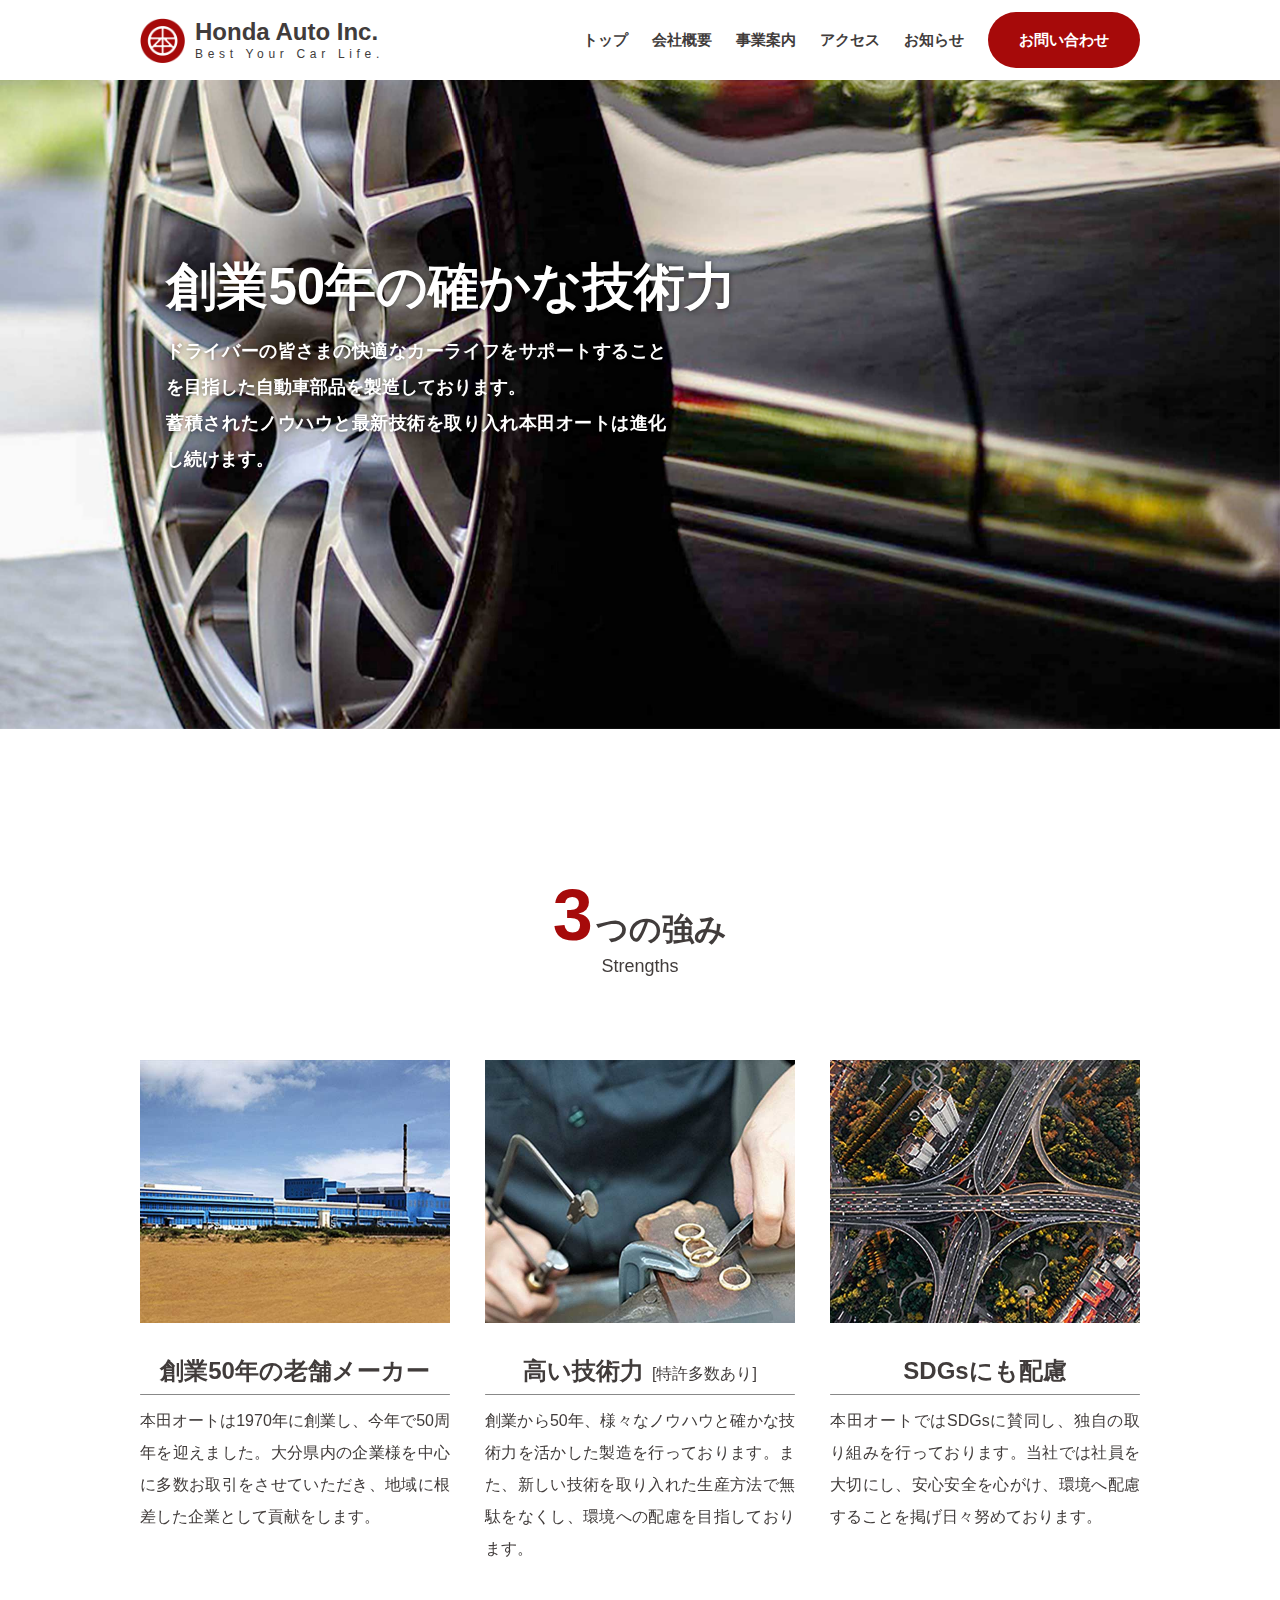
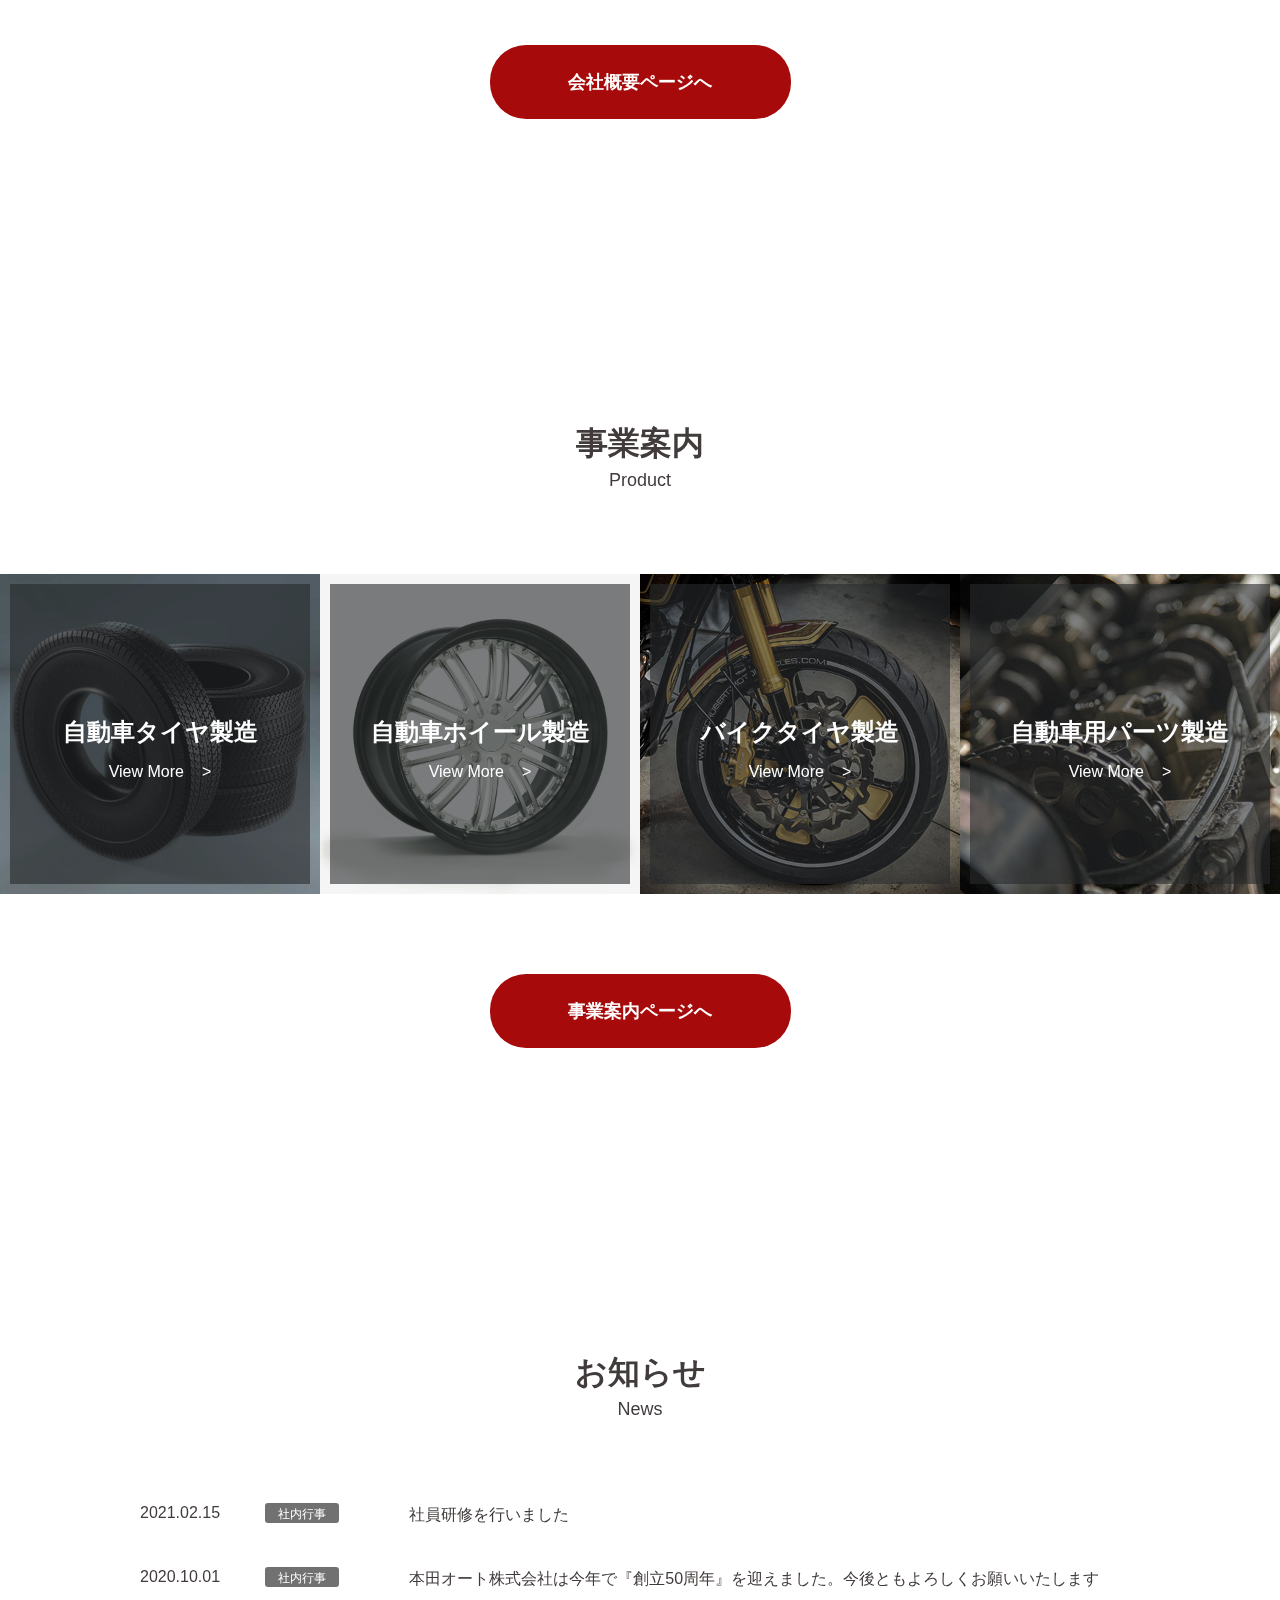
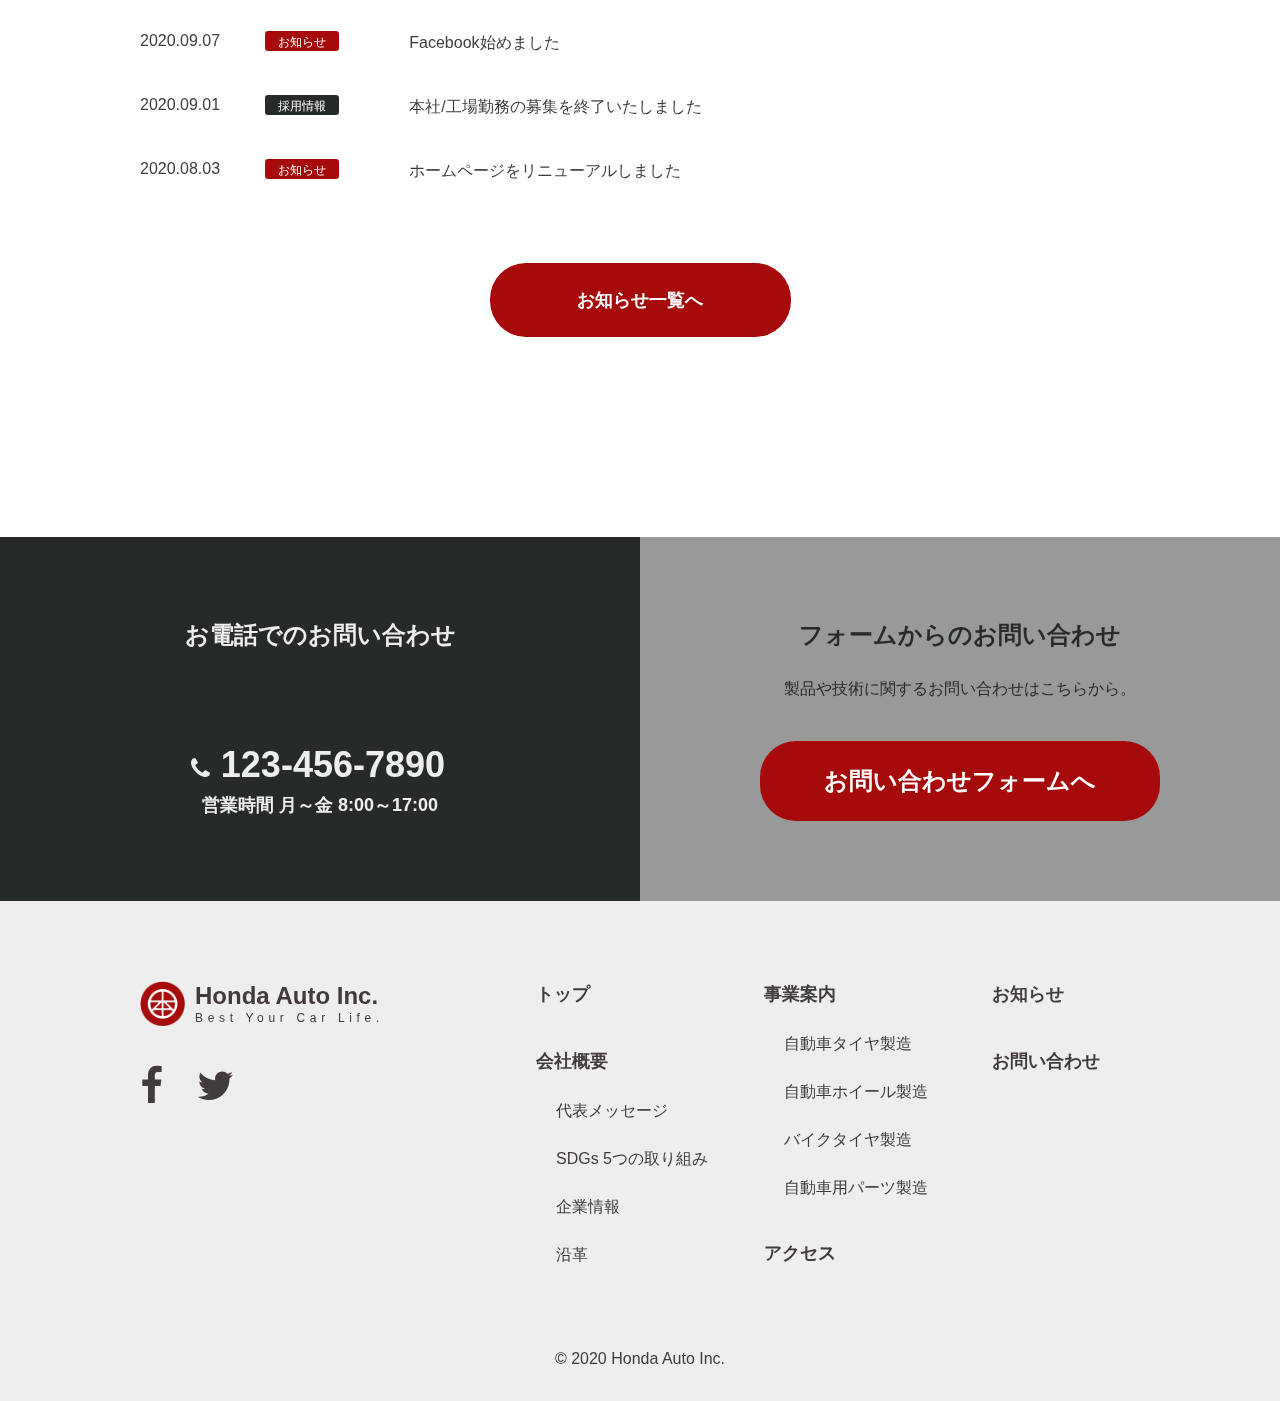
<file: index.html>
<!DOCTYPE html>
<html lang="ja">
<head>

  <meta charset="UTF-8">
  <meta http-equiv="X-UA-Compatible" content="IE=edge">
  <meta name="viewport" content="width=device-width, initial-scale=1.0">

  <meta name="description" content="大分県中津市の創業50周年を迎える老舗自動車部品メーカーです。これまで培ってきたノウハウと最新の技術を組み合わせ、ドライバーの皆さまに快適なドライビングを提供いたします。">
  <meta name="format-detection" content="telephone=no">
  
  <!-- SNS -->
  <meta property="og:url" content="https://hondaauto.toybox2020.com/">
  <meta property="og:title" content="本田オート株式会社 | 大分県中津市のタイヤなどの自動車部品製造会社">
  <meta property="og:type" content="article">
  <meta property="og:discription" content="大分県中津市の創業50周年を迎える老舗自動車部品メーカーです。これまで培ってきたノウハウと最新の技術を組み合わせ、ドライバーの皆さまに快適なドライビングを提供いたします。">
  <meta property="og:image" content="https://hondaauto.toybox2020.com/assets/img/sns/og-image.png">
  <meta property="twitter:card" content="summary">
  <meta property="twitter:site" content="@toybox_2020">

  <!-- ファビコン -->
  <link rel="icon" href="assets/img/favicon/favicon.ico">
  <link rel="apple-touch-icon" type="image/png" href="assets/img/favicon/apple-touch-icon.png">
  <link rel="icon" sizes="192x192" type="image/png" href="assets/img/favicon/apple-touch-icon.png">

  <!-- スタイルシート -->
  <link rel="stylesheet" href="assets/css/initialize.css">
  <link rel="stylesheet" href="assets/css/slick.css"/>
  <link rel="stylesheet" href="assets/css/style.css">
 	<link rel="stylesheet" href="assets/css/newscmn.css">
  <link rel="stylesheet" href="assets/css/top.css">

  <!-- FontAwsome -->
  <link rel="stylesheet" href="assets/css/font-awesome.min.css">
  
  <link rel="canonical" href="https://hondaauto.toybox2020.com/">

  <title>本田オート株式会社 | TOP | 大分県中津市のタイヤなどの自動車部品メーカー</title>

</head>

<body>

	<header class="header">

		<div class="wrap">

			<a href="#">
				<div class="site__logo">
					<img src="assets/img/cmn/logo__img.png" alt="会社ロゴ">

					<div class="site__name">
						<p class="cn">Honda Auto Inc.</p><p class="cc">Best Your Car Life.</p>
					</div><!-- /site__name -->
				</div><!-- /site__logo -->
			</a>
			
			<div class="toggle">
				<span></span>
				<span></span>
				<span></span>
			</div><!-- /toggle -->

			<nav class="gnav">
				<ul class="gnav__list">
					<li class="gnav__list__item"><a href="index.html">トップ</a></li>
					<li class="gnav__list__item"><a href="company/index.html">会社概要</a></li>
					<li class="gnav__list__item"><a href="product/index.html">事業案内</a></li>
					<li class="gnav__list__item"><a href="access/index.html">アクセス</a></li>
					<li class="gnav__list__item"><a href="news/index.html">お知らせ</a></li>
					<li class="btn--gnav__pc"><a href="contact/index.html">お問い合わせ</a></li>

					<li class="sp__menu">
						<ul>
							<li>
								<p class="telNum">
									<span class="tel"><i class="fa fa-phone" aria-hidden="true"></i></span>
									<span class="num">123-456-7890</span>
								</p>
								<p class="hours">営業時間 月～金 8:00～17:00</p>
							</li>

							<li class="btn--gnav__sp"><a href="contact/index.html#contactForm">フォームからのお問い合わせ</a></li>
						</ul>
					</li><!-- /sp__menu -->

				</ul>
			</nav>

		</div><!-- /wrap -->

	</header>

	<main id="top" class="main">

		<div class="mainvsl">

			<div class="copy">
				<p class="copy__ttl">創業50年の<br class="br">確かな技術力</p>
				<p class="copy__txt justify">
					ドライバーの皆さまの快適なカーライフをサポートすることを目指した自動車部品を製造しております。<br>
					蓄積されたノウハウと最新技術を取り入れ本田オートは進化し続けます。
				</p>
			</div><!-- /copy -->

			<div class="slider">
				<picture>
					<source srcset="assets/img/slider/top__mainvsl__img01.jpg" media="(min-width:1024px)">
					<img src="assets/img/slider/top__mainvsl__img01__sp.jpg" alt="スライダー 自動車タイヤイメージ">
				</picture>

				<picture>
					<source srcset="assets/img/slider/top__mainvsl__img02.jpg" media="(min-width: 1024px)">
					<img src="assets/img/slider/top__mainvsl__img02__sp.jpg" alt="スライダー バイクタイヤイメージ">
				</picture>

				<picture>
					<source srcset="assets/img/slider/top__mainvsl__img03.jpg" media="(min-width: 1024px)">
					<img src="assets/img/slider/top__mainvsl__img03__sp.jpg" alt="スライダー 自動車パーツイメージ">
				</picture>
			</div><!-- /copy -->

		</div><!-- /mainvsl -->

		<section class="strengths">
			<div class="wrap--sub">
				<h2 class="h2__ttl strengths__ttl"><span>3</span>つの強み</h2>
				<ul class="strengths__list">

					<li class="strengths__list__item">
						<section>
							<h3>創業50年の老舗メーカー</h3>
							<p class="justify">
								本田オートは1970年に創業し、今年で50周年を迎えました。大分県内の企業様を中心に多数お取引をさせていただき、地域に根差した企業として貢献をします。
							</p>
						</section>
						<img src="assets/img/top/strengths__img01.jpg" alt="創業50年の老舗メーカー イメージ">
					</li>

					<li class="strengths__list__item">
						<section>
							<h3>高い技術力<span>[特許多数あり]</span></h3>
							<p class="justify">
								創業から50年、様々なノウハウと確かな技術力を活かした製造を行っております。また、新しい技術を取り入れた生産方法で無駄をなくし、環境への配慮を目指しております。
							</p>
						</section>
						<img src="assets/img/top/strengths__img02.jpg" alt="高い技術力 イメージ">
					</li>

					<li class="strengths__list__item">
						<section>
							<h3>SDGsにも配慮</h3>
							<p class="justify">
								本田オートではSDGsに賛同し、独自の取り組みを行っております。当社では社員を大切にし、安心安全を心がけ、環境へ配慮することを掲げ日々努めております。
							</p>
						</section>
						<img src="assets/img/top/strengths__img03.jpg" alt="SDGsにも配慮 イメージ">
					</li>

				</ul><!-- /strengths__list -->

				<div class="btn">
					<a href="company/index.html">会社概要ページへ</a>
				</div><!-- /btn -->

			</div><!-- /wrap -->
		</section><!-- /strengths -->

		<section class="product">

				<h2 class="h2__ttl product__ttl">事業案内</h2>

				<ul class="product__list">

					<li class="product__list__item">
						<a href="product/index.html#autoTires">
							<div class="product__h3__wrap">

								<div class="product__linkTxt">
									<div class="linkTxt__wrap">
										<h3>自動車タイヤ製造</h3>

										<p class="view__more">
											<span>View More</span>
										</p>
									</div><!-- /linkTxt__wrap -->			
								</div><!-- /product__linkTxt -->

								<img src="assets/img/top/product__img01.jpg" alt="自動車タイヤ製造 イメージ">

							</div><!-- /product__h3__wrap -->
						</a>
					</li>

					<li class="product__list__item">
						<a href="product/index.html#autoWheel">
							<div class="product__h3__wrap">

								<div class="product__linkTxt">
									<div class="linkTxt__wrap">
										<h3>自動車ホイール製造</h3>

										<p class="view__more">
											<span>View More</span>
										</p>
									</div><!-- /linkTxt__wrap -->			
								</div><!-- /product__linkTxt -->

								<img src="assets/img/top/product__img02.jpg" alt="自動車ホイール製造 イメージ">

							</div><!-- /product__h3__wrap -->
						</a>
					</li>

					<li class="product__list__item">
						<a href="product/index.html#bikeTires">
							<div class="product__h3__wrap">

								<div class="product__linkTxt">
									<div class="linkTxt__wrap">
										<h3>バイクタイヤ製造</h3>

										<p class="view__more">
											<span>View More</span>
										</p>									
									</div><!-- /linkTxt__wrap -->
								</div><!-- /product__linkTxt -->

							<img src="assets/img/top/product__img03.jpg" alt="バイクタイヤ製造 イメージ">

							</div><!-- /product__h3__wrap -->
						</a>
					</li>

					<li class="product__list__item">
						<a href="product/index.html#autoParts">
							<div class="product__h3__wrap">

								<div class="product__linkTxt">
									<div class="linkTxt__wrap">
										<h3>自動車用パーツ製造</h3>

										<p class="view__more">
											<span>View More</span>
										</p>
									</div><!-- /linkTxt__wrap -->
								</div><!-- /product__linkTxt -->

								<img src="assets/img/top/product__img04.jpg" alt="自動車各種パーツ製造 イメージ">

							</div><!-- /product__h3__wrap -->
						</a>
					</li>

				</ul><!-- /product__list -->

				<div class="btn">
					<a href="product/index.html">事業案内ページへ</a>
				</div><!-- /btn -->

		</section><!-- /product -->

		<section class="news">
			<div class="wrap">
				<h2 class="h2__ttl news__ttl">お知らせ</h2>

				<ul class="news__list">

					<li class="news__list__item">
						<div class="indention">
							<time datetime="2021-02-15">2021.02.15</time>
							<span class="genre">社内行事</span>
						</div>
						<span class="news__txt">社員研修を行いました</span>
					</li>

					<li class="news__list__item">
						<div class="indention">
							<time datetime="2020-10-01">2020.10.01</time>
							<span class="genre">社内行事</span><br class="br">		
						</div><!-- /dindention -->

						<span class="news__txt">本田オート株式会社は今年で『創立50周年』を迎えました。今後ともよろしくお願いいたします</span>
					</li>

					<li class="news__list__item">
						<div class="indention">
							<time datetime="2020-09-07">2020.09.07</time>
							<span class="genre gNews">お知らせ</span>							
						</div><!-- /dindention -->

						<span class="news__txt">Facebook始めました</span>
					</li>

					<li class="news__list__item">
						<div class="indention">
							<time datetime="2020-09-01">2020.09.01</time>
							<span class="genre gRecruit">採用情報</span>							
						</div><!-- /dindention -->
						<span class="news__txt">本社/工場勤務の募集を終了いたしました</span>
					</li>

					<li class="news__list__item">
						<div class="indention">
							<time datetime="2020-08-03">2020.08.03</time>
							<span class="genre gNews">お知らせ</span>							
						</div><!-- /dindention -->

						<span class="news__txt">ホームページをリニューアルしました</span>
					</li>

				</ul><!-- /news__list -->

				<div class="btn">
					<a href="news/index.html">お知らせ一覧へ</a>
				</div><!-- /btn -->

			</div><!-- /wrap -->
		</section><!-- /news -->

		<div class="contact__wrap">

			<section class="contact cTel">

				<div class="wrap--sub">
					<h2 class="contact__ttl">お電話でのお問い合わせ</h2>

					<p class="telNum">
						<span class="first"><i class="fa fa-phone" aria-hidden="true"></i></span>
						<span class="second">123-456-7890</span>
					</p>
					<p class="hours">営業時間 月～金 8:00～17:00</p>
					
				</div><!-- /wrap--sub -->

			</section><!-- /contact--tel -->

			<section class="contact cForm">

				<div class="wrap--sub">
					<h2 class="contact__ttl">フォームからのお問い合わせ</h2>

					<p>製品や技術に関するお問い合わせは<br class="br">こちらから。</p>

					<div class="btn">
						<a href="contact/index.html#contactForm">お問い合わせフォームへ</a>
					</div><!-- /btn -->
					
				</div><!-- /wrap--sub -->

			</section><!-- /contact--form -->

		</div><!-- /contact__wrap -->

	</main>

	<footer class="footer">

		<div class="wrap">

			<div class="footer__nav">
				<div class="infomation">

					<div class="site__logo">
						<img src="assets/img/cmn/logo__img.png" alt="会社ロゴ">

						<div class="site__name">
							<p class="cn">Honda Auto Inc.</p><p class="cc">Best Your Car Life.</p>
						</div><!-- /site__name -->
					</div><!-- /site__logo -->
		
					<div class="snsIcon">
						<a href="#"><i class="fa fa-facebook" aria-hidden="true"></i></a>

						<a href="#"><i class="fa fa-twitter" aria-hidden="true"></i></a>
					</div><!-- /snsIcon -->

				</div><!-- /infomation -->

				<div class="siteMap">

					<ul class="siteMap__firstChild">
						<li><h4><a href="index.html">トップ</a></h4>
						<li>
							<h4 class="h4__mt"><a href="company/index.html">会社概要</a></h4>
							<ul class="h4__menu">
								<li><a href="company/index.html#greeting">代表メッセージ</a></li>
								<li><a href="company/index.html#sdgs">SDGs 5つの取り組み</a></li>
								<li><a href="company/index.html#overview">企業情報</a></li>
								<li><a href="company/index.html#history">沿革</a></li>
							</ul>
						</li>
					</ul>

					<ul class="siteMap__secondChild">
						<li>
							<h4><a href="product/index.html">事業案内</a></h4>
							<ul class="h4__menu">
								<li><a href="product/index.html#autoTires">自動車タイヤ製造</a></li>
								<li><a href="product/index.html#autoWheel">自動車ホイール製造</a></li>
								<li><a href="product/index.html#bikeTires">バイクタイヤ製造</a></li>
								<li><a href="product/index.html#autoParts">自動車用パーツ製造</a></li>
							</ul>
						</li>
						<li><h4 class="h4__mt"><a href="access/index.html">アクセス</a></h4></li>
					</ul>

					<ul class="siteMap__lastChild">
						<li><h4><a href="news/index.html">お知らせ</a></h4></li>
						<li><h4 class="h4__mt"><a href="contact/index.html">お問い合わせ</a></h4></li>
					</ul>

				</div><!-- /siteMap -->
			</div><!-- /footer__nav -->
		
			<p class="copyRight"><small>&copy; 2020 Honda Auto Inc.</small></p>
		</div><!-- /wrap -->
		
		<div id="pagetop" class="pagetop">
			<a href="#"><i class="fa fa-chevron-up" aria-hidden="true"></i></a>
		</div><!-- /pagetop -->

	</footer>

	<!-- JS読み込み -->
	<script src="assets/js/jquery-3.5.1.min.js"></script>
	<script src="assets/js/slick.min.js"></script>
	<script src="assets/js/main.js"></script>
	<script src="assets/js/top-slider.js"></script>

</body>

</html>
</file>
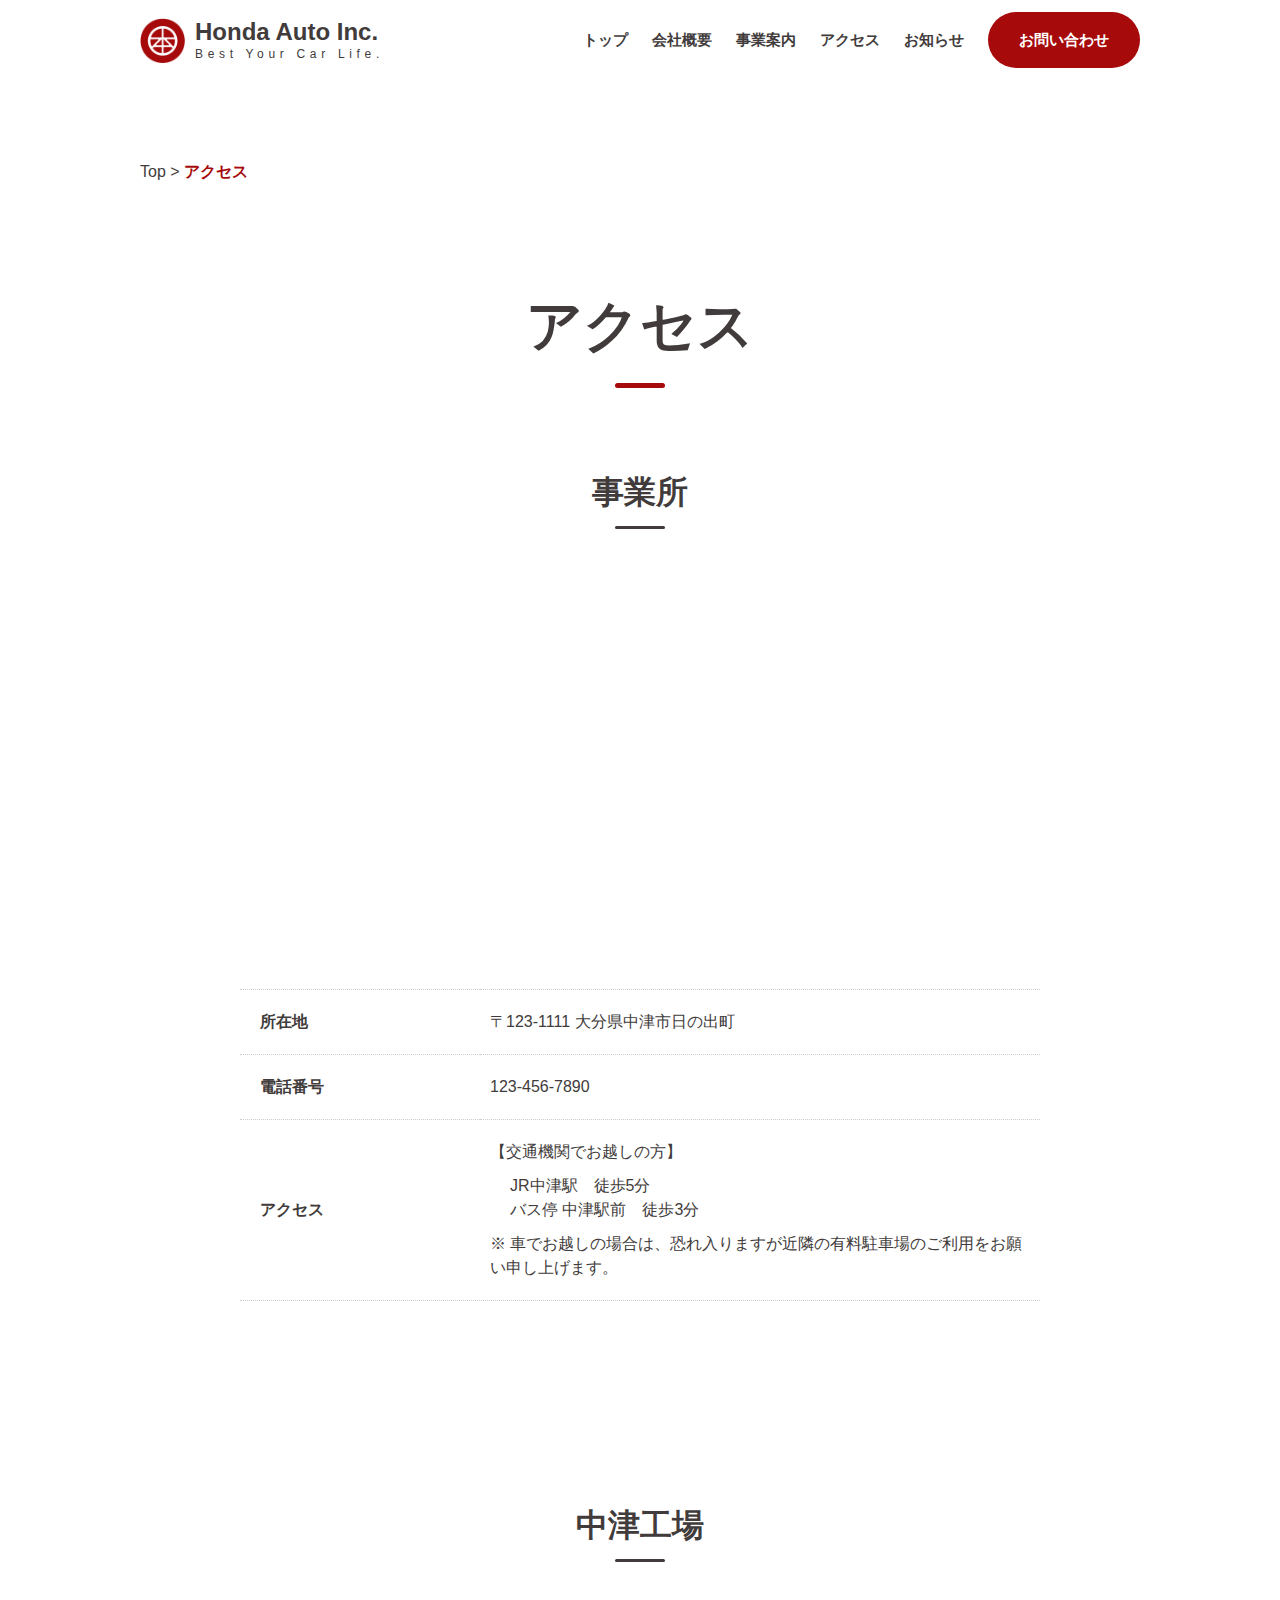
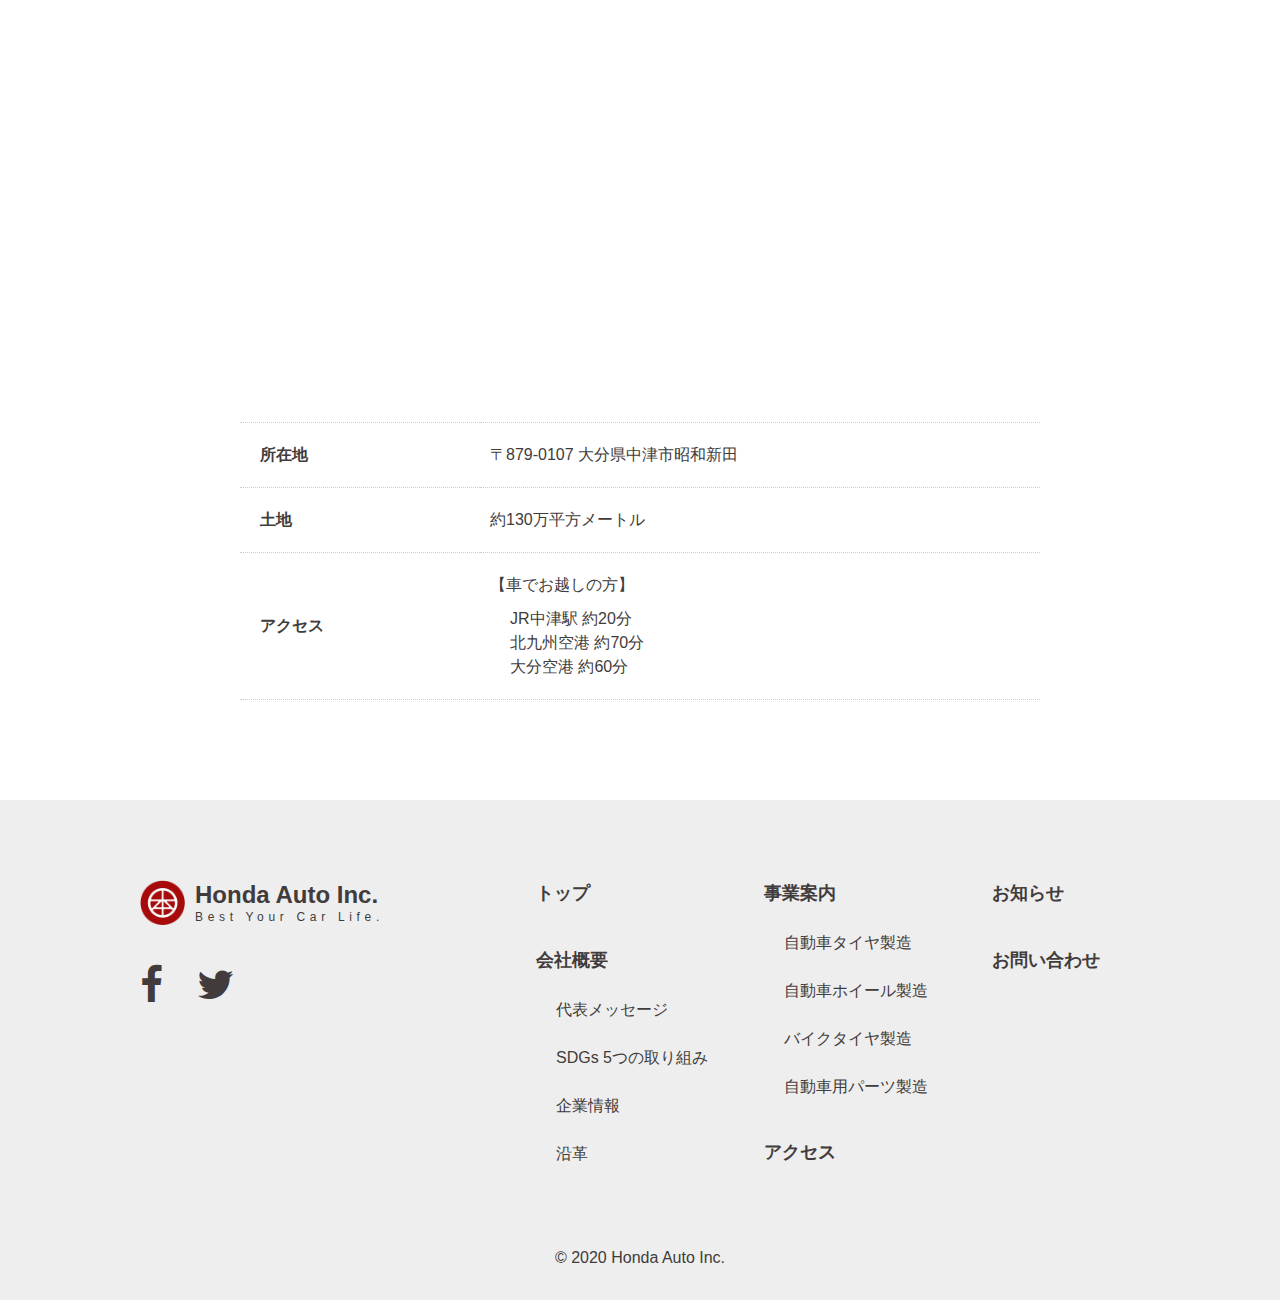
<file: access/index.html>
<!DOCTYPE html>
<html lang="ja">
<head>

  <meta charset="UTF-8">
  <meta http-equiv="X-UA-Compatible" content="IE=edge">
  <meta name="viewport" content="width=device-width, initial-scale=1.0">

  <meta name="description" content="大分県中津市の創業50周年を迎える老舗自動車部品メーカーです。これまで培ってきたノウハウと最新の技術を組み合わせ、ドライバーの皆さまに快適なドライビングを提供いたします。">
  <meta name="format-detection" content="telephone=no">
  
  <!-- SNS -->
  <meta property="og:url" content="https://hondaauto.toybox2020.com/">
  <meta property="og:title" content="アクセス | 本田オート株式会社 | 大分県中津市のタイヤなどの自動車部品製造会社">
  <meta property="og:type" content="article">
  <meta property="og:discription" content="大分県中津市の創業50周年を迎える老舗自動車部品メーカーです。これまで培ってきたノウハウと最新の技術を組み合わせ、ドライバーの皆さまに快適なドライビングを提供いたします。">
  <meta property="og:image" content="https://hondaauto.toybox2020.com/assets/img/sns/og-image.png">
  <meta property="twitter:card" content="summary">
  <meta property="twitter:site" content="@toybox_2020">

  <!-- ファビコン -->
  <link rel="icon" href="../assets/img/favicon/favicon.ico">
  <link rel="apple-touch-icon" type="image/png" href="../assets/img/favicon/apple-touch-icon.png">
  <link rel="icon" sizes="192x192" type="image/png" href="../assets/img/favicon/apple-touch-icon.png">

  <!-- スタイルシート -->
  <link rel="stylesheet" href="../assets/css/initialize.css">
  <link rel="stylesheet" href="../assets/css/style.css">
  <link rel="stylesheet" href="../assets/css/access.css">

  <!-- FontAwsome -->
  <link rel="stylesheet" href="../assets/css/font-awesome.min.css">

  <link rel="canonical" href="https://hondaauto.toybox2020.com/">

  <title>アクセス | 本田オート株式会社 | 大分県中津市のタイヤなどの自動車部品メーカー</title>

</head>

<body>

	<header class="header">

		<div class="wrap">

			<a href="../index.html">
				<div class="site__logo">
					<img src="../assets/img/cmn/logo__img.png" alt="会社ロゴ">

					<div class="site__name">
						<p class="cn">Honda Auto Inc.</p><p class="cc">Best Your Car Life.</p>
					</div><!-- /site__name -->
				</div><!-- /site__logo -->
			</a>
			
			<div class="toggle">
				<span></span>
				<span></span>
				<span></span>
			</div><!-- /toggle -->

			<nav class="gnav">
				<ul class="gnav__list">
					<li class="gnav__list__item"><a href="../index.html">トップ</a></li>
					<li class="gnav__list__item"><a href="../company/index.html">会社概要</a></li>
					<li class="gnav__list__item"><a href="../product/index.html">事業案内</a></li>
					<li class="gnav__list__item"><a href="index.html">アクセス</a></li>
					<li class="gnav__list__item"><a href="../news/index.html">お知らせ</a></li>
					<li class="btn--gnav__pc"><a href="../contact/index.html">お問い合わせ</a></li>

					<li class="sp__menu">
						<ul>
							<li>
								<p class="telNum">
									<span class="tel"><i class="fa fa-phone" aria-hidden="true"></i></span>
									<span class="num">123-456-7890</span>
								</p>
								<p class="hours">営業時間 月～金 8:00～17:00</p>
							</li>

							<li class="btn--gnav__sp"><a href="../contact/index.html#contactForm">フォームからのお問い合わせ</a></li>
						</ul>
					</li><!-- /sp__menu -->

				</ul>
			</nav>

		</div><!-- /wrap -->

	</header>

<!-- ◆ ここから -->
	<main id="access" class="main underlayer">
		<div class="wrap">

			<!-- パンくずリスト -->
			<p class="topicPath">
				<span><a href="../index.html">Top</a></span>
				<span class="gt">&gt;</span>
				<span class="current">アクセス</span>
			</p><!-- /topicPath -->

			<h1>アクセス</h1>


			<section>
				<div class="access__map">
					<h2>事業所</h2>

					<div class="googleMap">
						<iframe src="https://www.google.com/maps/embed?pb=!1m18!1m12!1m3!1d6646.419089376732!2d131.18450047715984!3d33.59986715923036!2m3!1f0!2f0!3f0!3m2!1i1024!2i768!4f13.1!3m3!1m2!1s0x3543fa083ec8ac35%3A0x31aea7e6ed44f28b!2z44CSODcxLTAwMzQg5aSn5YiG55yM5Lit5rSl5biC5pel44Gu5Ye655S6!5e0!3m2!1sja!2sjp!4v1615070326941!5m2!1sja!2sjp"></iframe>
					</div><!-- /googleMap -->
				</div><!-- /access__map -->

				<dl>
					<dt>所在地</dt><dd>〒123-1111 大分県中津市日の出町</dd>
					<dt>電話番号</dt><dd>123-456-7890</dd>
					<dt>アクセス</dt>
					<dd class="howToAccess">
						<p>【交通機関でお越しの方】</p>
						<p class="timeRequired">
							JR中津駅　徒歩5分<br>
							バス停 中津駅前　徒歩3分<br>							
						</p>
						<p>※ 車でお越しの場合は、恐れ入りますが近隣の有料駐車場のご利用をお願い申し上げます。</p>
					</dd>
				</dl>

			</section>

			<section>
				<div class="access__map">
					<h2>中津工場</h2>

					<div class="googleMap">
						<iframe src="https://www.google.com/maps/embed?pb=!1m18!1m12!1m3!1d13294.38606182541!2d131.25334348885968!3d33.58982391646962!2m3!1f0!2f0!3f0!3m2!1i1024!2i768!4f13.1!3m3!1m2!1s0x3543f7eaab3f0d57%3A0xa84f169111f46c5!2z44CSODc5LTAxMDcg5aSn5YiG55yM5Lit5rSl5biC5pit5ZKM5paw55Sw!5e0!3m2!1sja!2sjp!4v1615070460659!5m2!1sja!2sjp"></iframe>
					</div><!-- /googleMap -->
				</div><!-- /access__map -->

				<dl>
					<dt>所在地</dt><dd>〒879-0107 大分県中津市昭和新田</dd>
					<dt>土地</dt><dd>約130万平方メートル</dd>
					<dt>アクセス</dt>
					<dd class="howToAccess">
						<p>【車でお越しの方】</p>
						<p class="timeRequired">
							JR中津駅 約20分<br>
							北九州空港 約70分<br>
							大分空港 約60分<br>
						</p>
					</dd>
				</dl>
			</section>

		</div><!-- /wrap -->

	</main>

<!-- ◆ ここまで -->
	<footer class="footer">

		<div class="wrap">

			<div class="footer__nav">
				<div class="infomation">

					<div class="site__logo">
						<img src="../assets/img/cmn/logo__img.png" alt="会社ロゴ">
						<div class="site__name">
							<p class="cn">Honda Auto Inc.</p><p class="cc">Best Your Car Life.</p>
						</div><!-- /site__name -->
					</div><!-- /site__logo -->
		
					<div class="snsIcon">
						<a href="#"><i class="fa fa-facebook" aria-hidden="true"></i></a>

						<a href="#"><i class="fa fa-twitter" aria-hidden="true"></i></a>
					</div><!-- /snsIcon -->

				</div><!-- /infomation -->

				<div class="siteMap">

					<ul class="siteMap__firstChild">
						<li><h4><a href="../index.html">トップ</a></h4>
						<li>
							<h4 class="h4__mt"><a href="../company/index.html">会社概要</a></h4>
							<ul class="h4__menu">
								<li><a href="../company/index.html#greeting">代表メッセージ</a></li>
								<li><a href="../company/index.html#sdgs">SDGs 5つの取り組み</a></li>
								<li><a href="../company/index.html#overview">企業情報</a></li>
								<li><a href="../company/index.html#history">沿革</a></li>
							</ul>
						</li>
					</ul>

					<ul class="siteMap__secondChild">
						<li>
							<h4><a href="../product/index.html">事業案内</a></h4>
							<ul class="h4__menu">
								<li><a href="../product/index.html#autoTires">自動車タイヤ製造</a></li>
								<li><a href="../product/index.html#autoWheel">自動車ホイール製造</a></li>
								<li><a href="../product/index.html#bikeTires">バイクタイヤ製造</a></li>
								<li><a href="../product/index.html#autoParts">自動車用パーツ製造</a></li>
							</ul>
						</li>
						<li><h4 class="h4__mt"><a href="index.html">アクセス</a></h4></li>
					</ul>

					<ul class="siteMap__lastChild">
						<li><h4><a href="../news/index.html">お知らせ</a></h4></li>
						<li><h4 class="h4__mt"><a href="../contact/index.html">お問い合わせ</a></h4></li>
					</ul>

				</div><!-- /siteMap -->
			</div><!-- /footer__nav -->
		
			<p class="copyRight"><small>&copy; 2020 Honda Auto Inc.</small></p>
		</div><!-- /wrap -->
		
		<div id="pagetop" class="pagetop">
			<a href="#"><i class="fa fa-chevron-up" aria-hidden="true"></i></a>
		</div><!-- /pagetop -->

	</footer>

	<!-- JS読み込み -->
	  <script src="../assets/js/jquery-3.5.1.min.js"></script>
    <script src="../assets/js/main.js"></script>

</body>

</html>
</file>
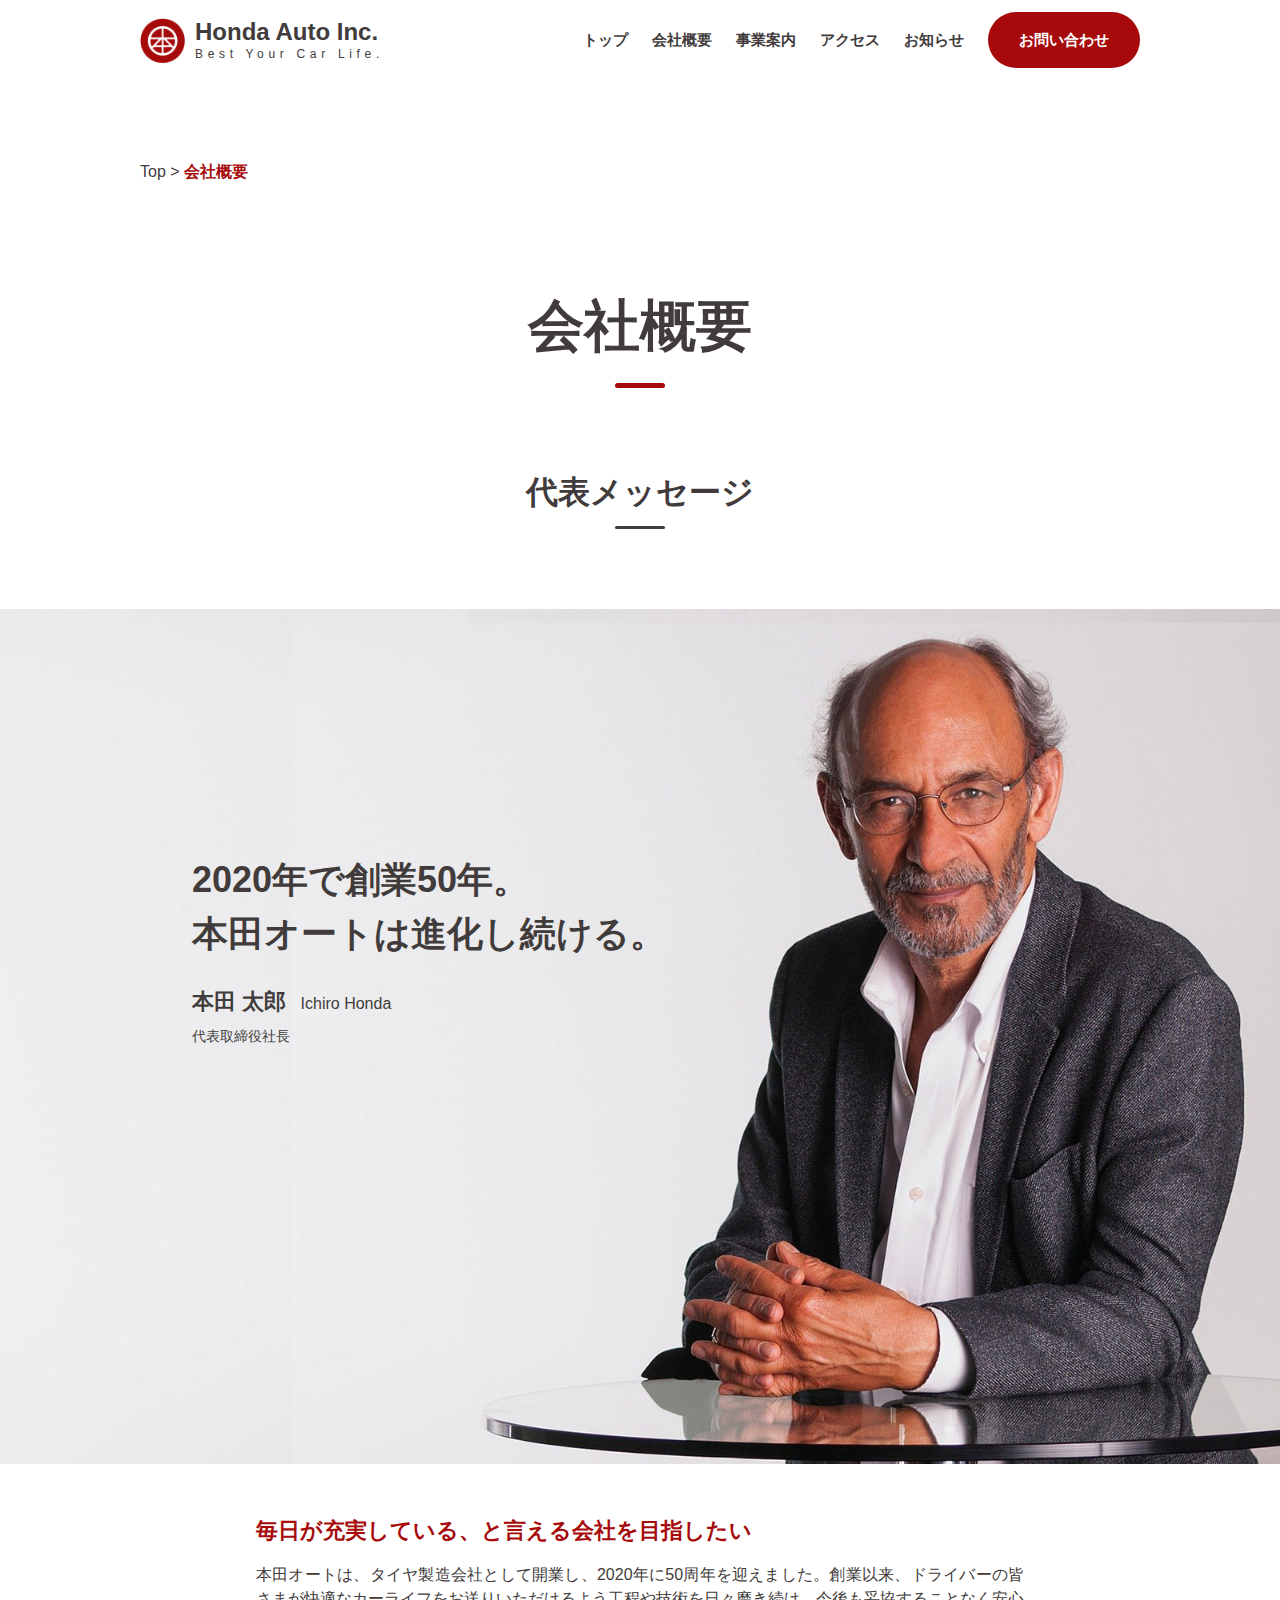
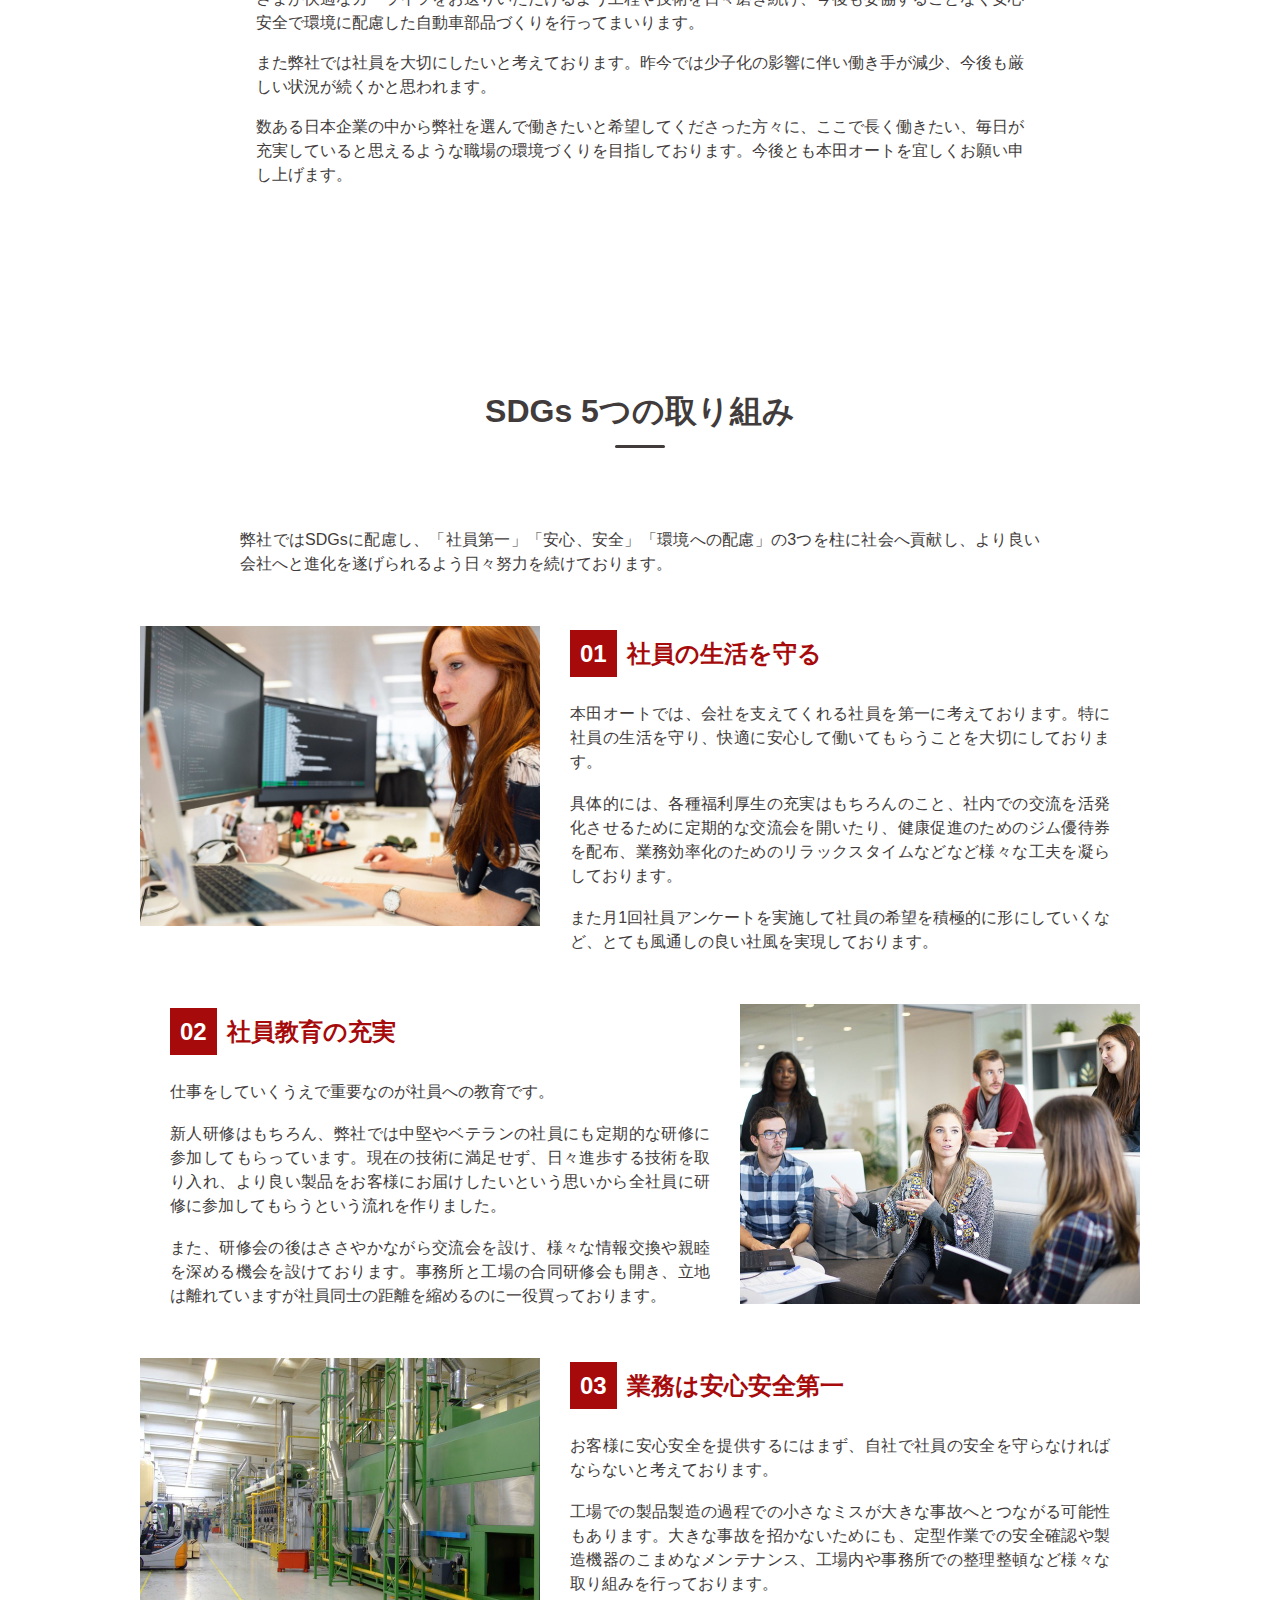
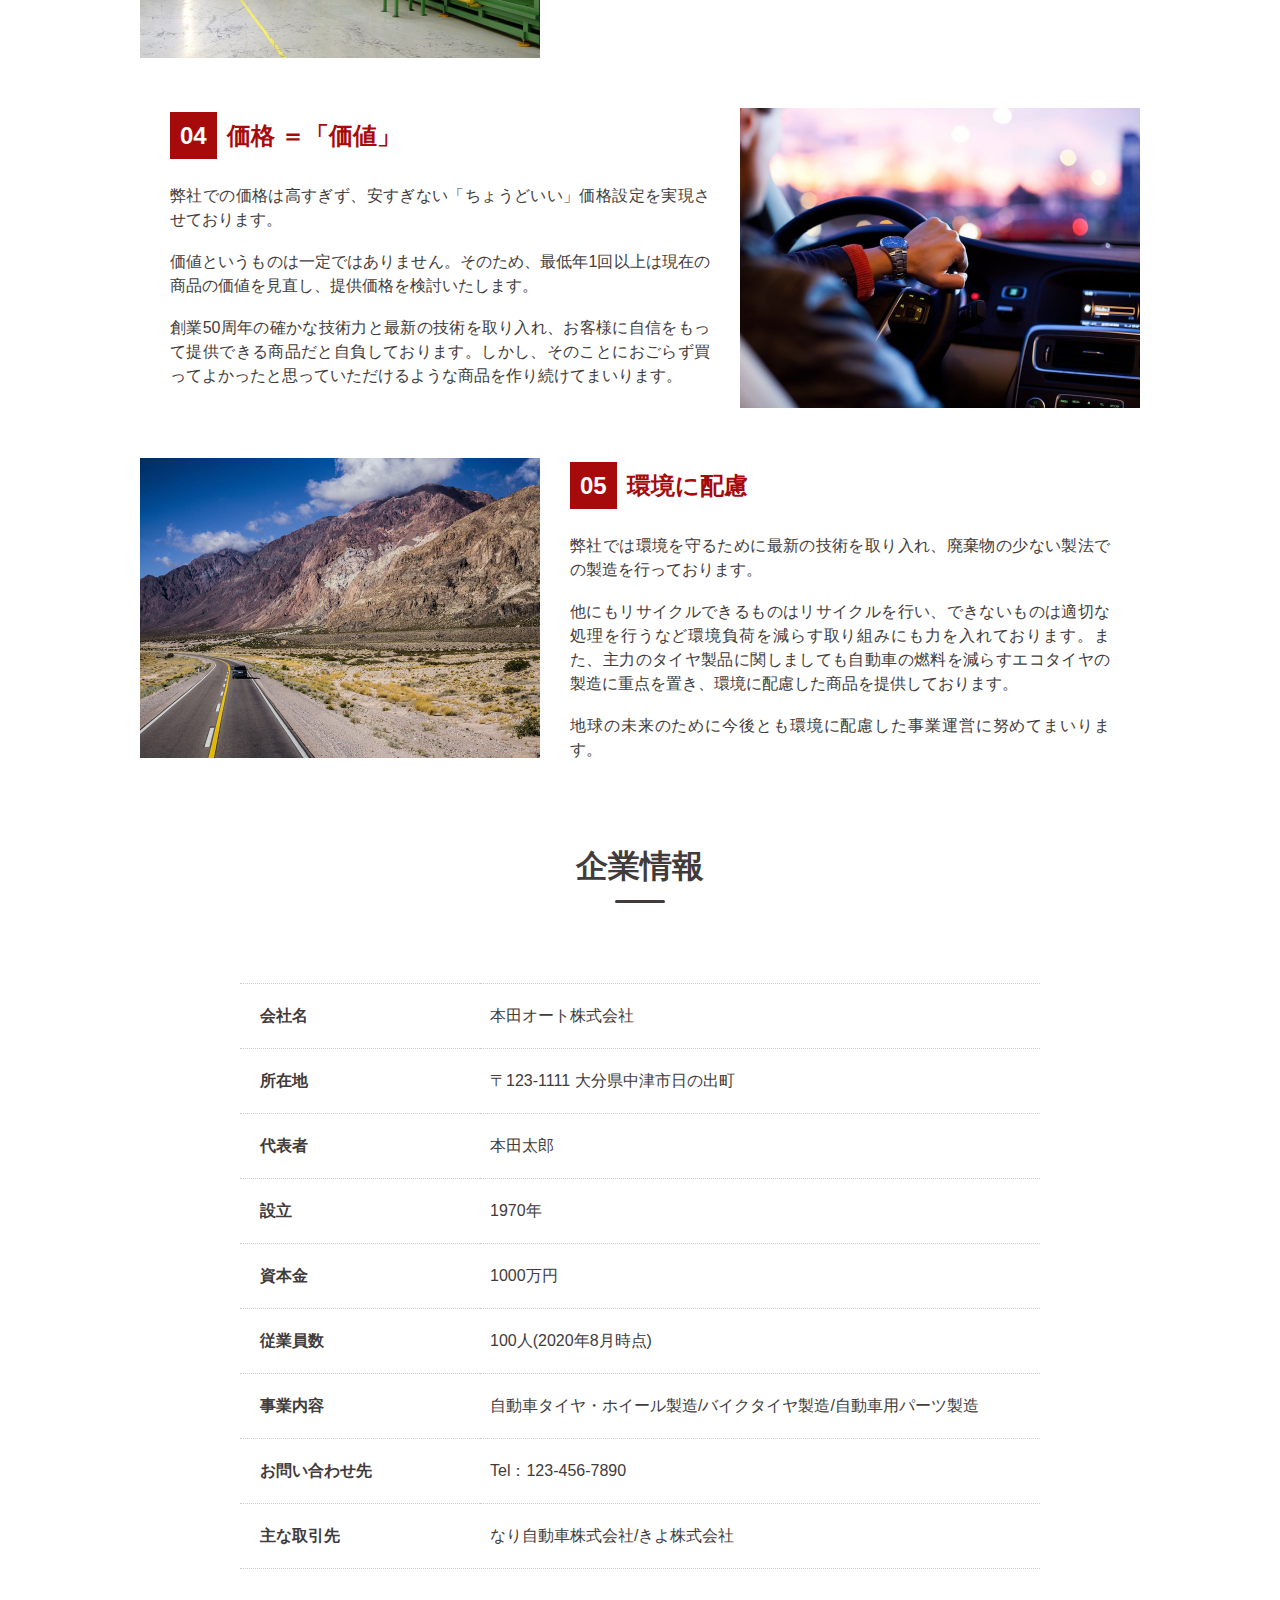
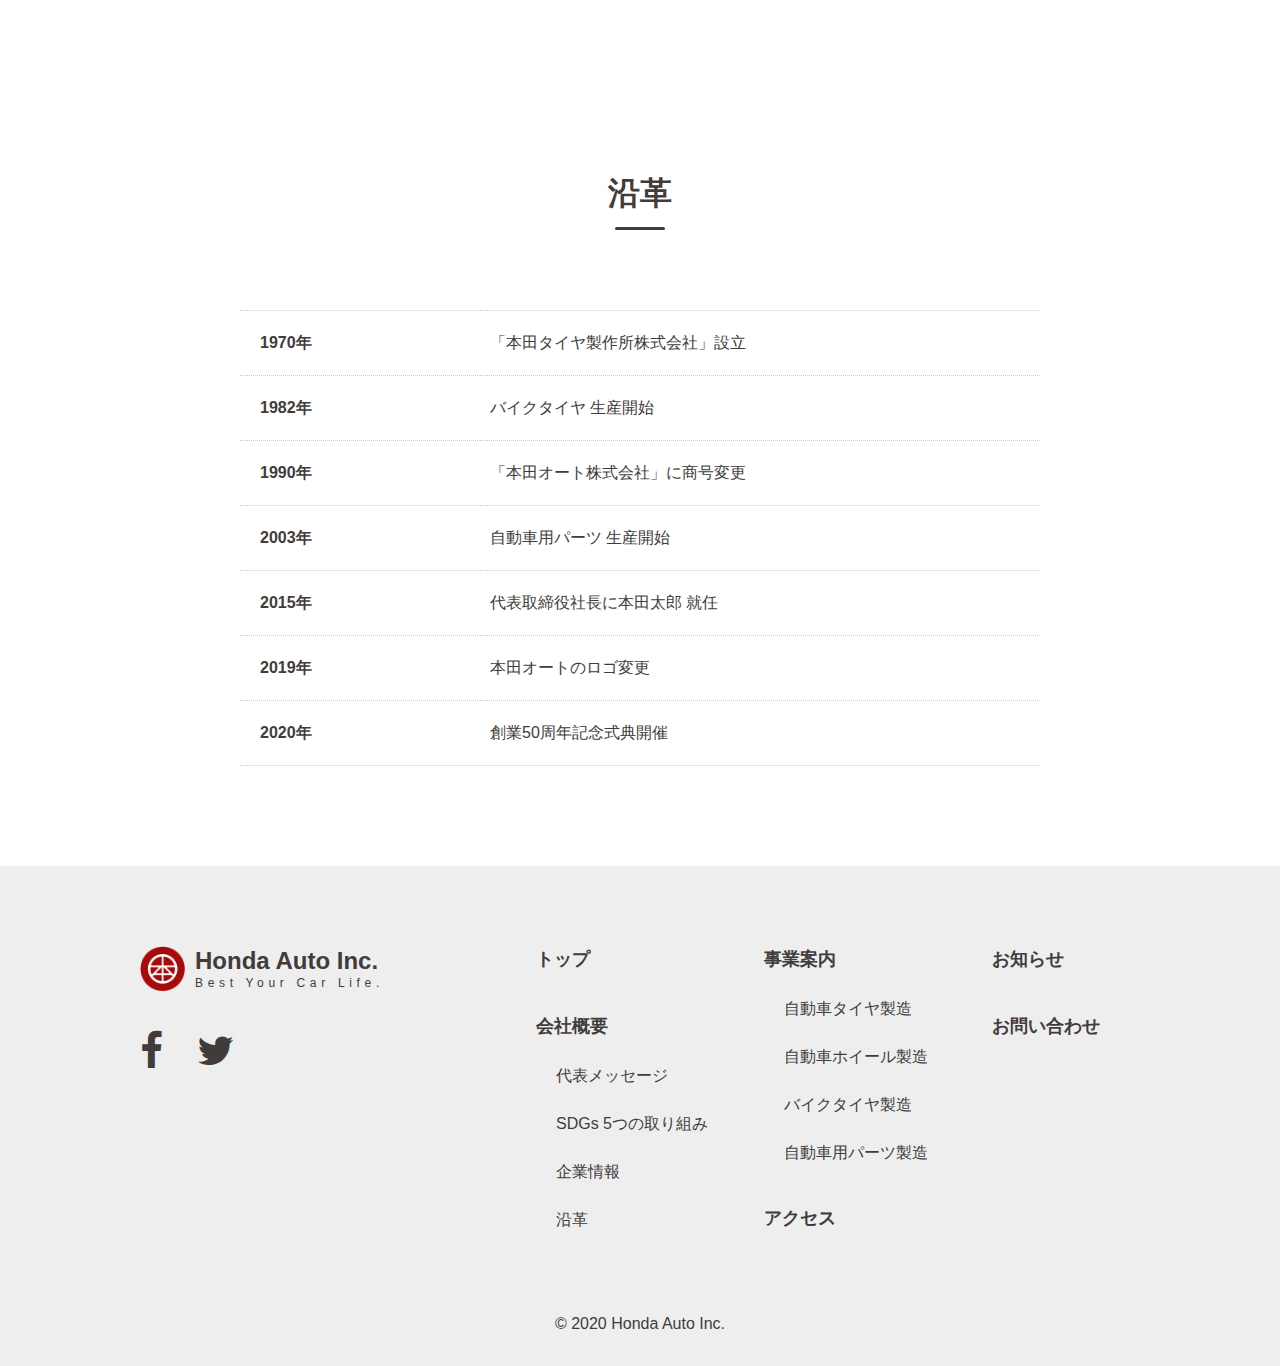
<file: company/index.html>
<!DOCTYPE html>
<html lang="ja">
<head>

  <meta charset="UTF-8">
  <meta http-equiv="X-UA-Compatible" content="IE=edge">
  <meta name="viewport" content="width=device-width, initial-scale=1.0">

  <meta name="description" content="大分県中津市の創業50周年を迎える老舗自動車部品メーカーです。これまで培ってきたノウハウと最新の技術を組み合わせ、ドライバーの皆さまに快適なドライビングを提供いたします。">
  <meta name="format-detection" content="telephone=no">
  
  <!-- SNS -->
  <meta property="og:url" content="https://hondaauto.toybox2020.com/">
  <meta property="og:title" content="会社概要 | 本田オート株式会社 | 大分県中津市のタイヤなどの自動車部品製造会社">
  <meta property="og:type" content="article">
  <meta property="og:discription" content="大分県中津市の創業50周年を迎える老舗自動車部品メーカーです。これまで培ってきたノウハウと最新の技術を組み合わせ、ドライバーの皆さまに快適なドライビングを提供いたします。">
  <meta property="og:image" content="https://hondaauto.toybox2020.com/assets/img/sns/og-image.png">
  <meta property="twitter:card" content="summary">
  <meta property="twitter:site" content="@toybox_2020">

  <!-- ファビコン -->
  <link rel="icon" href="../assets/img/favicon/favicon.ico">
  <link rel="apple-touch-icon" type="image/png" href="../assets/img/favicon/apple-touch-icon.png">
  <link rel="icon" sizes="192x192" type="image/png" href="../assets/img/favicon/apple-touch-icon.png">

  <!-- スタイルシート -->
  <link rel="stylesheet" href="../assets/css/initialize.css">
  <link rel="stylesheet" href="../assets/css/style.css">
  <link rel="stylesheet" href="../assets/css/company.css">

  <!-- FontAwsome -->
  <link rel="stylesheet" href="../assets/css/font-awesome.min.css">

  <link rel="canonical" href="https://hondaauto.toybox2020.com/">

  <title>会社概要 | 本田オート株式会社 | 大分県中津市のタイヤなどの自動車部品メーカー</title>

</head>

<body>

	<header class="header">

		<div class="wrap">

			<a href="../index.html">
				<div class="site__logo">
					<img src="../assets/img/cmn/logo__img.png" alt="会社ロゴ">

					<div class="site__name">
						<p class="cn">Honda Auto Inc.</p><p class="cc">Best Your Car Life.</p>
					</div><!-- /site__name -->
				</div><!-- /site__logo -->
			</a>
			
			<div class="toggle">
				<span></span>
				<span></span>
				<span></span>
			</div><!-- /toggle -->

			<nav class="gnav">
				<ul class="gnav__list">
					<li class="gnav__list__item"><a href="../index.html">トップ</a></li>
					<li class="gnav__list__item"><a href="index.html">会社概要</a></li>
					<li class="gnav__list__item"><a href="../product/index.html">事業案内</a></li>
					<li class="gnav__list__item"><a href="../access/index.html">アクセス</a></li>
					<li class="gnav__list__item"><a href="../news/index.html">お知らせ</a></li>
					<li class="btn--gnav__pc"><a href="../contact/index.html">お問い合わせ</a></li>

					<li class="sp__menu">
						<ul>
							<li>
								<p class="telNum">
									<span class="tel"><i class="fa fa-phone" aria-hidden="true"></i></span>
									<span class="num">123-456-7890</span>
								</p>
								<p class="hours">営業時間 月～金 8:00～17:00</p>
							</li>

							<li class="btn--gnav__sp"><a href="../contact/index.html#contactForm">フォームからのお問い合わせ</a></li>
						</ul>
					</li><!-- /sp__menu -->

				</ul>
			</nav>

		</div><!-- /wrap -->

	</header>

<!-- ◆ ここから -->
	<main id="company" class="main underlayer">
		<div class="wrap">

			<!-- パンくずリスト -->
			<p class="topicPath">
				<span><a href="../index.html">Top</a></span>
				<span class="gt">&gt;</span>
				<span class="current">会社概要</span>
			</p><!-- /topicPath -->

			<h1>会社概要</h1>

		</div><!-- /wrap -->

		<section id="greeting" class="greeting">
			<h2>代表メッセージ</h2>
			<div class="greeting__wrap">

				<div class="ceoImage">

					<div class="ceo__msg wrap">
						<p class="msg">
							2020年で創業50年。<br>本田オートは進化し続ける。
						</p>
						<p class="ceoName">
							<span class="jpName">本田 太郎</span>
							<span class="alphabet">Ichiro Honda</span>
						</p>
						<p class="position">代表取締役社長</p>
					</div><!-- /ceo__msg -->

					<picture>
						<source srcset="../assets/img/company/greeting__ceo.jpg" media="(min-width:768px)">
						<img src="../assets/img/company/greeting__ceo__sp.jpg" alt="代表取締役 イメージ">
					</picture>
				</div><!-- /ceoImage -->

				<div class="greeting__txt wrap--sub">
					<p class="greeting__copy">
						毎日が充実している、と言える会社を目指したい
					</p>
					<p class="justify">
						本田オートは、タイヤ製造会社として開業し、2020年に50周年を迎えました。創業以来、ドライバーの皆さまが快適なカーライフをお送りいただけるよう工程や技術を日々磨き続け、今後も妥協することなく安心安全で環境に配慮した自動車部品づくりを行ってまいります。
					</p>
					<p class="justify">
						また弊社では社員を大切にしたいと考えております。昨今では少子化の影響に伴い働き手が減少、今後も厳しい状況が続くかと思われます。
					</p>
					<p class="justify">
						数ある日本企業の中から弊社を選んで働きたいと希望してくださった方々に、ここで長く働きたい、毎日が充実していると思えるような職場の環境づくりを目指しております。今後とも本田オートを宜しくお願い申し上げます。
					</p>
				</div><!-- /greeting__txt -->
			</div><!-- /greeting__wrap -->
		</section><!-- /greeting -->

		<section id="sdgs" class="sdgs">
			<div class="wrap--sub">
				<h2>SDGs <br class="br">5つの取り組み</h2>
				<p class="intro__txt justify">
					弊社ではSDGsに配慮し、「社員第一」「安心、安全」「環境への配慮」の3つを柱に社会へ貢献し、より良い会社へと進化を遂げられるよう日々努力を続けております。
				</p>
			</div><!-- /wrap -->

			<ul class="sdgs__list">
				<li class="sdgs__list__item">
					<div class="sdgs__wrap">
						<h3><span class="sdgs__num">01</span>社員の生活を守る</h3>
						<div class="justify">
							<p>
								本田オートでは、会社を支えてくれる社員を第一に考えております。特に社員の生活を守り、快適に安心して働いてもらうことを大切にしております。
							</p>
							<p>
								具体的には、各種福利厚生の充実はもちろんのこと、社内での交流を活発化させるために定期的な交流会を開いたり、健康促進のためのジム優待券を配布、業務効率化のためのリラックスタイムなどなど様々な工夫を凝らしております。
							</p>
							<p>
								また月1回社員アンケートを実施して社員の希望を積極的に形にしていくなど、とても風通しの良い社風を実現しております。
							</p>
						</div>
					</div><!-- /sdgs__wrap -->
					<img src="../assets/img/company/sdgs__img__01.jpg" alt="社員の生活を守る イメージ">
				</li>

				<li class="sdgs__list__item">
					<div class="sdgs__wrap">
						<h3><span class="sdgs__num">02</span>社員教育の充実</h3>
						<div class="justify">
							<p>
								仕事をしていくうえで重要なのが社員への教育です。
							</p>
							<p>
								新人研修はもちろん、弊社では中堅やベテランの社員にも定期的な研修に参加してもらっています。現在の技術に満足せず、日々進歩する技術を取り入れ、より良い製品をお客様にお届けしたいという思いから全社員に研修に参加してもらうという流れを作りました。
							</p>
							<p>
								また、研修会の後はささやかながら交流会を設け、様々な情報交換や親睦を深める機会を設けております。事務所と工場の合同研修会も開き、立地は離れていますが社員同士の距離を縮めるのに一役買っております。
							</p>
						</div>
					</div><!-- /sdgs__wrap -->
					<img src="../assets/img/company/sdgs__img__02.jpg" alt="社員教育の充実 イメージ">
				</li>

				<li class="sdgs__list__item">
					<div class="sdgs__wrap">
						<h3><span class="sdgs__num">03</span>業務は安心安全第一</h3>
						<div class="justify">
							<p>
								お客様に安心安全を提供するにはまず、自社で社員の安全を守らなければならないと考えております。
							</p>
							<p>
								工場での製品製造の過程での小さなミスが大きな事故へとつながる可能性もあります。大きな事故を招かないためにも、定型作業での安全確認や製造機器のこまめなメンテナンス、工場内や事務所での整理整頓など様々な取り組みを行っております。
							</p>

						</div>
					</div><!-- /sdgs__wrap -->
					<img src="../assets/img/company/sdgs__img__03.jpg" alt="業務は安心安全第一 イメージ">
				</li>

				<li class="sdgs__list__item">
					<div class="sdgs__wrap">
						<h3><span class="sdgs__num">04</span>価格 ＝「価値」</h3>
						<div class="justify">
							<p>
								弊社での価格は高すぎず、安すぎない「ちょうどいい」価格設定を実現させております。
							</p>
							<p>
								価値というものは一定ではありません。そのため、最低年1回以上は現在の商品の価値を見直し、提供価格を検討いたします。
							</p>
							<p>
								創業50周年の確かな技術力と最新の技術を取り入れ、お客様に自信をもって提供できる商品だと自負しております。しかし、そのことにおごらず買ってよかったと思っていただけるような商品を作り続けてまいります。
							</p>								
						</div>
					</div><!-- /sdgs__wrap -->
					<img src="../assets/img/company/sdgs__img__04.jpg" alt="価値に見合った商品を提供 イメージ">
				</li>

				<li class="sdgs__list__item">
					<div class="sdgs__wrap">
						<h3><span class="sdgs__num">05</span>環境に配慮</h3>
						<div class="justify">
							<p>
								弊社では環境を守るために最新の技術を取り入れ、廃棄物の少ない製法での製造を行っております。
							</p>
							<p>
								他にもリサイクルできるものはリサイクルを行い、できないものは適切な処理を行うなど環境負荷を減らす取り組みにも力を入れております。また、主力のタイヤ製品に関しましても自動車の燃料を減らすエコタイヤの製造に重点を置き、環境に配慮した商品を提供しております。
							</p>
							<p>
								地球の未来のために今後とも環境に配慮した事業運営に努めてまいります。
							</p>
						</div>
					</div><!-- /sdgs__wrap -->
					<img src="../assets/img/company/sdgs__img__05.jpg" alt="環境に配慮 イメージ">
				</li>

			</ul>
		</section><!-- /sdgs -->

		<div class="wrap">
			<section id="overview" class="overview">
				<h2>企業情報</h2>

				<dl>
					<dt>会社名</dt>
					<dd>本田オート株式会社</dd>

					<dt>所在地</dt>
					<dd>〒123-1111 大分県中津市日の出町</dd>

					<dt>代表者</dt>
					<dd>本田太郎</dd>

					<dt>設立</dt>
					<dd>1970年</dd>

					<dt>資本金</dt>
					<dd>1000万円</dd>

					<dt>従業員数</dt>
					<dd>100人<span>(2020年8月時点)</span></dd>

					<dt>事業内容</dt>
					<dd>
						自動車タイヤ・ホイール製造/バイクタイヤ製造/自動車用パーツ製造
					</dd>

					<dt>お問い合わせ先</dt>
					<dd>Tel：123-456-7890</dd>

					<dt>主な取引先</dt>
					<dd>
						なり自動車株式会社/きよ株式会社
					</dd>
				</dl>
			</section><!-- /overview -->

			<section id="history" class="history">
				<h2>沿革</h2>

				<dl>
					<dt>1970年</dt>
					<dd>「本田タイヤ製作所株式会社」設立</dd>

					<dt>1982年</dt>
					<dd>バイクタイヤ 生産開始</dd>

					<dt>1990年</dt>
					<dd>「本田オート株式会社」に商号変更</dd>

					<dt>2003年</dt>
					<dd>自動車用パーツ 生産開始</dd>

					<dt>2015年</dt>
					<dd>代表取締役社長に本田太郎 就任</dd>

					<dt>2019年</dt>
					<dd>本田オートのロゴ変更</dd>

					<dt>2020年</dt>
					<dd>創業50周年記念式典開催</dd>
				</dl>
			</section><!-- /history -->

		</div><!-- /wrap -->
	</main>

<!-- ◆ ここまで -->
	<footer class="footer">

		<div class="wrap">

			<div class="footer__nav">
				<div class="infomation">

					<div class="site__logo">
						<img src="../assets/img/cmn/logo__img.png" alt="会社ロゴ">
						<div class="site__name">
							<p class="cn">Honda Auto Inc.</p><p class="cc">Best Your Car Life.</p>
						</div><!-- /site__name -->
					</div><!-- /site__logo -->
		
					<div class="snsIcon">
						<a href="#"><i class="fa fa-facebook" aria-hidden="true"></i></a>

						<a href="#"><i class="fa fa-twitter" aria-hidden="true"></i></a>
					</div><!-- /snsIcon -->

				</div><!-- /infomation -->

				<div class="siteMap">

					<ul class="siteMap__firstChild">
						<li><h4><a href="../index.html">トップ</a></h4>
						<li>
							<h4 class="h4__mt"><a href="index.html">会社概要</a></h4>
							<ul class="h4__menu">
								<li><a href="#greeting">代表メッセージ</a></li>
								<li><a href="#sdgs">SDGs 5つの取り組み</a></li>
								<li><a href="#overview">企業情報</a></li>
								<li><a href="#history">沿革</a></li>
							</ul>
						</li>
					</ul>

					<ul class="siteMap__secondChild">
						<li>
							<h4><a href="../product/index.html">事業案内</a></h4>
							<ul class="h4__menu">
								<li><a href="../product/index.html#autoTires">自動車タイヤ製造</a></li>
								<li><a href="../product/index.html#autoWheel">自動車ホイール製造</a></li>
								<li><a href="../product/index.html#bikeTires">バイクタイヤ製造</a></li>
								<li><a href="../product/index.html#autoParts">自動車用パーツ製造</a></li>
							</ul>
						</li>
						<li><h4 class="h4__mt"><a href="../access/index.html">アクセス</a></h4></li>
					</ul>

					<ul class="siteMap__lastChild">
						<li><h4><a href="../news/index.html">お知らせ</a></h4></li>
						<li><h4 class="h4__mt"><a href="../contact/index.html">お問い合わせ</a></h4></li>
					</ul>

				</div><!-- /siteMap -->
			</div><!-- /footer__nav -->
			
			<p class="copyRight"><small>&copy; 2020 Honda Auto Inc.</small></p>
		</div><!-- /wrap -->
		
		<div id="pagetop" class="pagetop">
			<a href="#"><i class="fa fa-chevron-up" aria-hidden="true"></i></a>
		</div><!-- /pagetop -->

	</footer>

	<!-- JS読み込み -->
	  <script src="../assets/js/jquery-3.5.1.min.js"></script>
    <script src="../assets/js/main.js"></script>

</body>

</html>
</file>
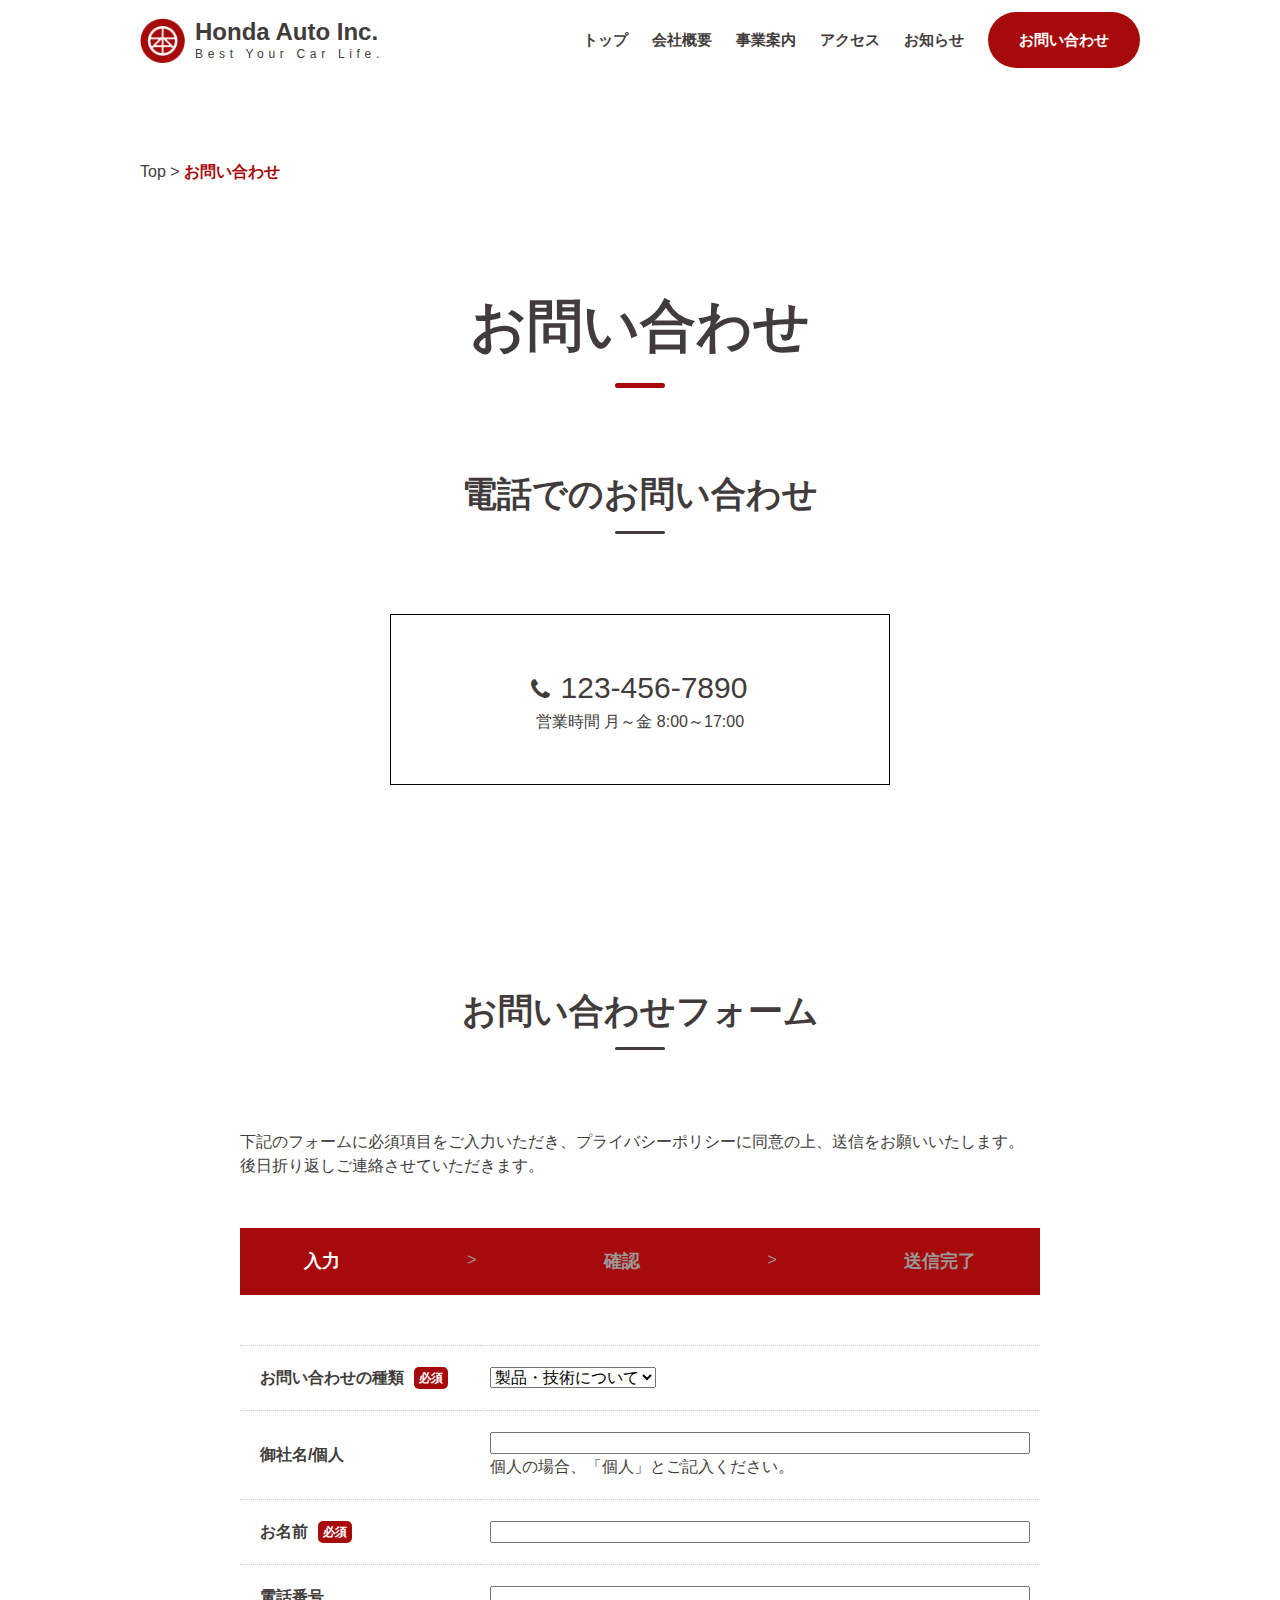
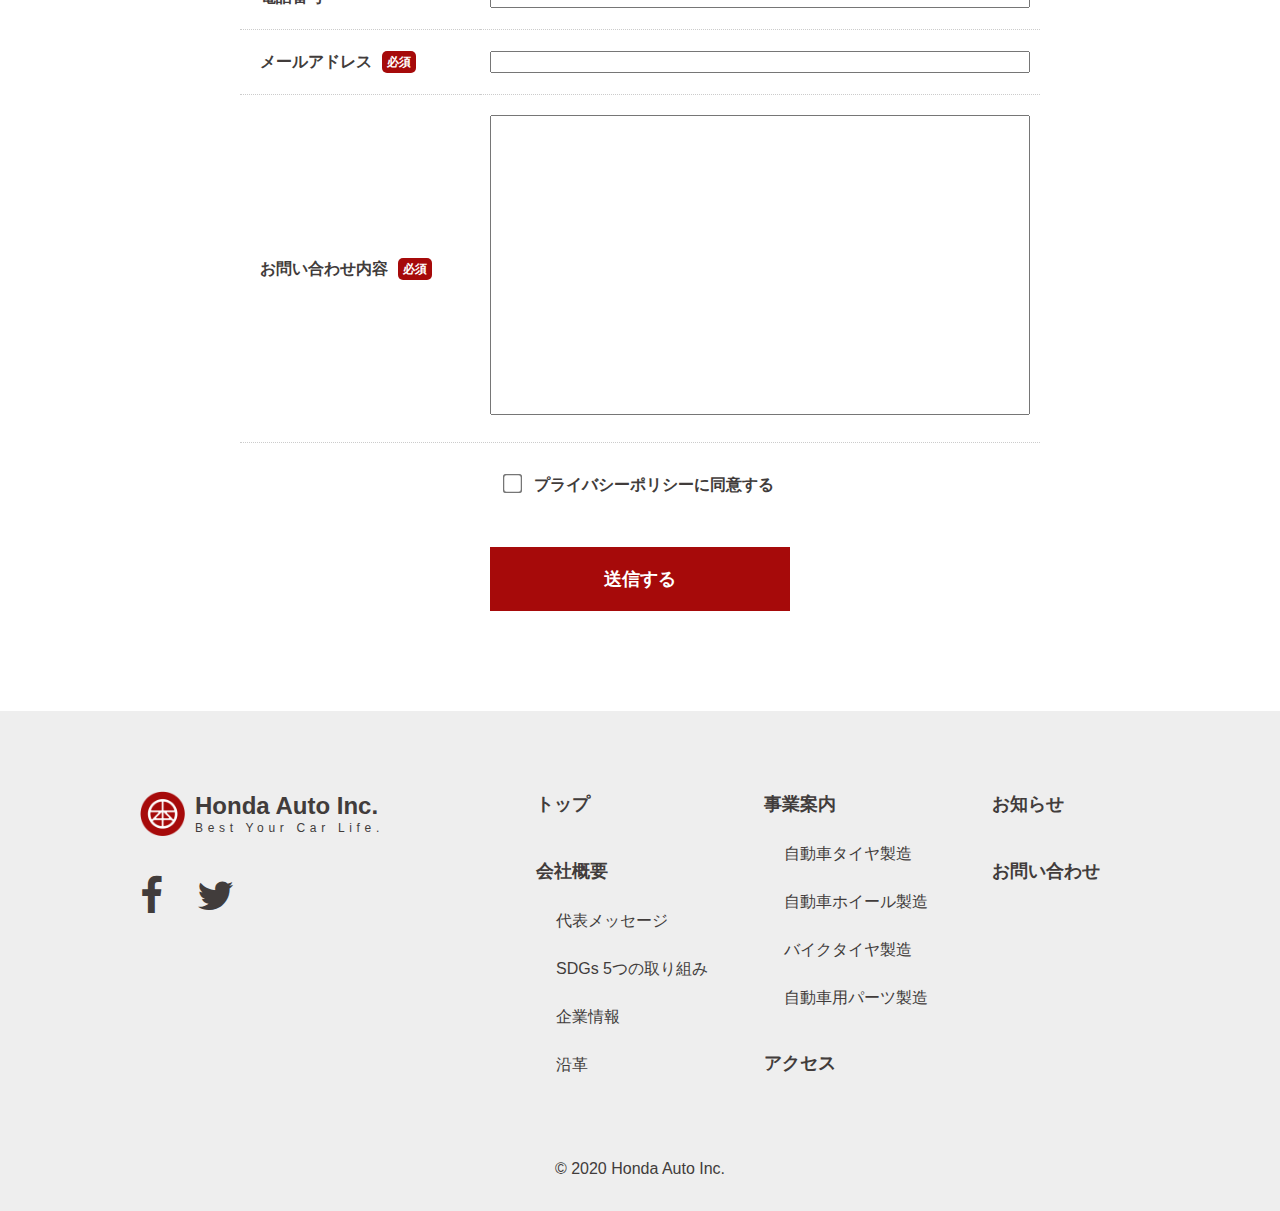
<file: contact/index.html>
<!DOCTYPE html>
<html lang="ja">
<head>

  <meta charset="UTF-8">
  <meta http-equiv="X-UA-Compatible" content="IE=edge">
  <meta name="viewport" content="width=device-width, initial-scale=1.0">

  <meta name="description" content="大分県中津市の創業50周年を迎える老舗自動車部品メーカーです。これまで培ってきたノウハウと最新の技術を組み合わせ、ドライバーの皆さまに快適なドライビングを提供いたします。">
  <meta name="format-detection" content="telephone=no">
  
  <!-- SNS -->
  <meta property="og:url" content="https://hondaauto.toybox2020.com/">
  <meta property="og:title" content="お問い合わせ | 本田オート株式会社 | 大分県中津市のタイヤなどの自動車部品製造会社">
  <meta property="og:type" content="article">
  <meta property="og:discription" content="大分県中津市の創業50周年を迎える老舗自動車部品メーカーです。これまで培ってきたノウハウと最新の技術を組み合わせ、ドライバーの皆さまに快適なドライビングを提供いたします。">
  <meta property="og:image" content="https://hondaauto.toybox2020.com/assets/img/sns/og-image.png">
  <meta property="twitter:card" content="summary">
  <meta property="twitter:site" content="@toybox_2020">

  <!-- ファビコン -->
  <link rel="icon" href="../assets/img/favicon/favicon.ico">
  <link rel="apple-touch-icon" type="image/png" href="../assets/img/favicon/apple-touch-icon.png">
  <link rel="icon" sizes="192x192" type="image/png" href="../assets/img/favicon/apple-touch-icon.png">

  <!-- スタイルシート -->
  <link rel="stylesheet" href="../assets/css/initialize.css">
  <link rel="stylesheet" href="../assets/css/style.css">
  <link rel="stylesheet" href="../assets/css/contact.css">

  <!-- FontAwsome -->
  <link rel="stylesheet" href="../assets/css/font-awesome.min.css">

  <link rel="canonical" href="https://hondaauto.toybox2020.com/">

  <title>お問い合わせ | 本田オート株式会社 | 大分県中津市のタイヤなどの自動車部品メーカー</title>

</head>

<body>

	<header class="header">

		<div class="wrap">

			<a href="../index.html">
				<div class="site__logo">
					<img src="../assets/img/cmn/logo__img.png" alt="会社ロゴ">

					<div class="site__name">
						<p class="cn">Honda Auto Inc.</p><p class="cc">Best Your Car Life.</p>
					</div><!-- /site__name -->
				</div><!-- /site__logo -->
			</a>
			
			<div class="toggle">
				<span></span>
				<span></span>
				<span></span>
			</div><!-- /toggle -->

			<nav class="gnav">
				<ul class="gnav__list">
					<li class="gnav__list__item"><a href="../index.html">トップ</a></li>
					<li class="gnav__list__item"><a href="../company/index.html">会社概要</a></li>
					<li class="gnav__list__item"><a href="../product/index.html">事業案内</a></li>
					<li class="gnav__list__item"><a href="../access/index.html">アクセス</a></li>
					<li class="gnav__list__item"><a href="../news/index.html">お知らせ</a></li>
					<li class="btn--gnav__pc"><a href="index.html">お問い合わせ</a></li>

					<li class="sp__menu">
						<ul>
							<li>
								<p class="telNum">
									<span class="tel"><i class="fa fa-phone" aria-hidden="true"></i></span>
									<span class="num">123-456-7890</span>
								</p>
								<p class="hours">営業時間 月～金 8:00～17:00</p>
							</li>

							<li class="btn--gnav__sp"><a href="#contactForm">フォームからのお問い合わせ</a></li>
						</ul>
					</li><!-- /sp__menu -->

				</ul>
			</nav>

		</div><!-- /wrap -->

	</header>

<!-- ◆ ここから -->
	<main id="contact" class="main underlayer">
		<div class="wrap">

			<!-- パンくずリスト -->
			<p class="topicPath">
				<span><a href="../index.html">Top</a></span>
				<span class="gt">&gt;</span>
				<span class="current">お問い合わせ</span>
			</p><!-- /topicPath -->

			<h1>お問い合わせ</h1>

			<section>
				<h2>電話でのお問い合わせ</h2>

				<div class="telNum__wrap">
					<p class="telNum">
						<span class="tel"><i class="fa fa-phone" aria-hidden="true"></i></span>
						<span class="num">123-456-7890</span>
					</p>
					<p class="hours">営業時間 月～金 8:00～17:00</p>
				</div><!-- /telNum__wrap -->
			</section>

			<section id="contactForm" class="contactForm">
				<h2>お問い合わせフォーム</h2>
				<p class="form__txt">
					下記のフォームに必須項目をご入力いただき、プライバシーポリシーに同意の上、送信をお願いいたします。<br>
					後日折り返しご連絡させていただきます。
				</p>

				<ul class="form__topicPath">
					<li>入力</li>
					<li>&gt;</li>
					<li>確認</li>
					<li>&gt;</li>
					<li>送信完了</li>
				</ul>

				<!-- フォームの利用は不可です -->
				<form class="form__wrap">
					<dl>
						<dt>お問い合わせの種類<span class="required">必須</span></dt>
						<dd>
							<select name="contentTypes">
								<option value="0">製品・技術について</option>
								<option value="1">採用について</option>
								<option value="2">その他</option>
							</select>
						</dd>

						<dt>御社名/個人</dt>
						<dd>
							<input type="text" name="companyName">
							<p>個人の場合、「個人」とご記入ください。</p>
						</dd>

						<dt>お名前<span class="required">必須</span></dt>
						<dd><input type="text" name="name" required></dd>

						<dt>電話番号</dt>
						<dd><input type="tel" name="telNumber"></dd>

						<dt>メールアドレス<span class="required">必須</span></dt>
						<dd><input type="email" name="email" required></dd>

						<dt>お問い合わせ内容<span class="required">必須</span></dt>
						<dd><textarea name="textArea" required></textarea></dd>
					</dl>

					<p class="pp">
						<input  type="checkbox" id="privacyPolicy" name="privacyPolicy" value="1" required>
						<label for="privacyPolicy">
							プライバシーポリシーに同意する
						</label>
					</p>

					<div class="submit__wrap">
						<input class="btn" type="submit" name="submit" value="送信する">	
					</div><!-- /submit__wrap -->
				</form>

			</section>

		</div><!-- /wrap -->
	</main>

<!-- ◆ ここまで -->
	<footer class="footer">

		<div class="wrap">

			<div class="footer__nav">
				<div class="infomation">

					<div class="site__logo">
						<img src="../assets/img/cmn/logo__img.png" alt="会社ロゴ">
						<div class="site__name">
							<p class="cn">Honda Auto Inc.</p><p class="cc">Best Your Car Life.</p>
						</div><!-- /site__name -->
					</div><!-- /site__logo -->
		
					<div class="snsIcon">
						<a href="#"><i class="fa fa-facebook" aria-hidden="true"></i></a>

						<a href="#"><i class="fa fa-twitter" aria-hidden="true"></i></a>
					</div><!-- /snsIcon -->

				</div><!-- /infomation -->

				<div class="siteMap">

					<ul class="siteMap__firstChild">
						<li><h4><a href="../index.html">トップ</a></h4>
						<li>
							<h4 class="h4__mt"><a href="../company/index.html">会社概要</a></h4>
							<ul class="h4__menu">
								<li><a href="../company/index.html#greeting">代表メッセージ</a></li>
								<li><a href="../company/index.html#sdgs">SDGs 5つの取り組み</a></li>
								<li><a href="../company/index.html#overview">企業情報</a></li>
								<li><a href="../company/index.html#history">沿革</a></li>
							</ul>
						</li>
					</ul>

					<ul class="siteMap__secondChild">
						<li>
							<h4><a href="../product/index.html">事業案内</a></h4>
							<ul class="h4__menu">
								<li><a href="../product/index.html#autoTires">自動車タイヤ製造</a></li>
								<li><a href="../product/index.html#autoWheel">自動車ホイール製造</a></li>
								<li><a href="../product/index.html#bikeTires">バイクタイヤ製造</a></li>
								<li><a href="../product/index.html#autoParts">自動車用パーツ製造</a></li>
							</ul>
						</li>
						<li><h4 class="h4__mt"><a href="../access/index.html">アクセス</a></h4></li>
					</ul>

					<ul class="siteMap__lastChild">
						<li><h4><a href="../news/index.html">お知らせ</a></h4></li>
						<li><h4 class="h4__mt"><a href="index.html">お問い合わせ</a></h4></li>
					</ul>

				</div><!-- /siteMap -->
			</div><!-- /footer__nav -->
			
			<p class="copyRight"><small>&copy; 2020 Honda Auto Inc.</small></p>
		</div><!-- /wrap -->
		
		<div id="pagetop" class="pagetop">
			<a href="#"><i class="fa fa-chevron-up" aria-hidden="true"></i></a>
		</div><!-- /pagetop -->

	</footer>

	<!-- JS読み込み -->
	  <script src="../assets/js/jquery-3.5.1.min.js"></script>
    <script src="../assets/js/main.js"></script>

</body>

</html>
</file>
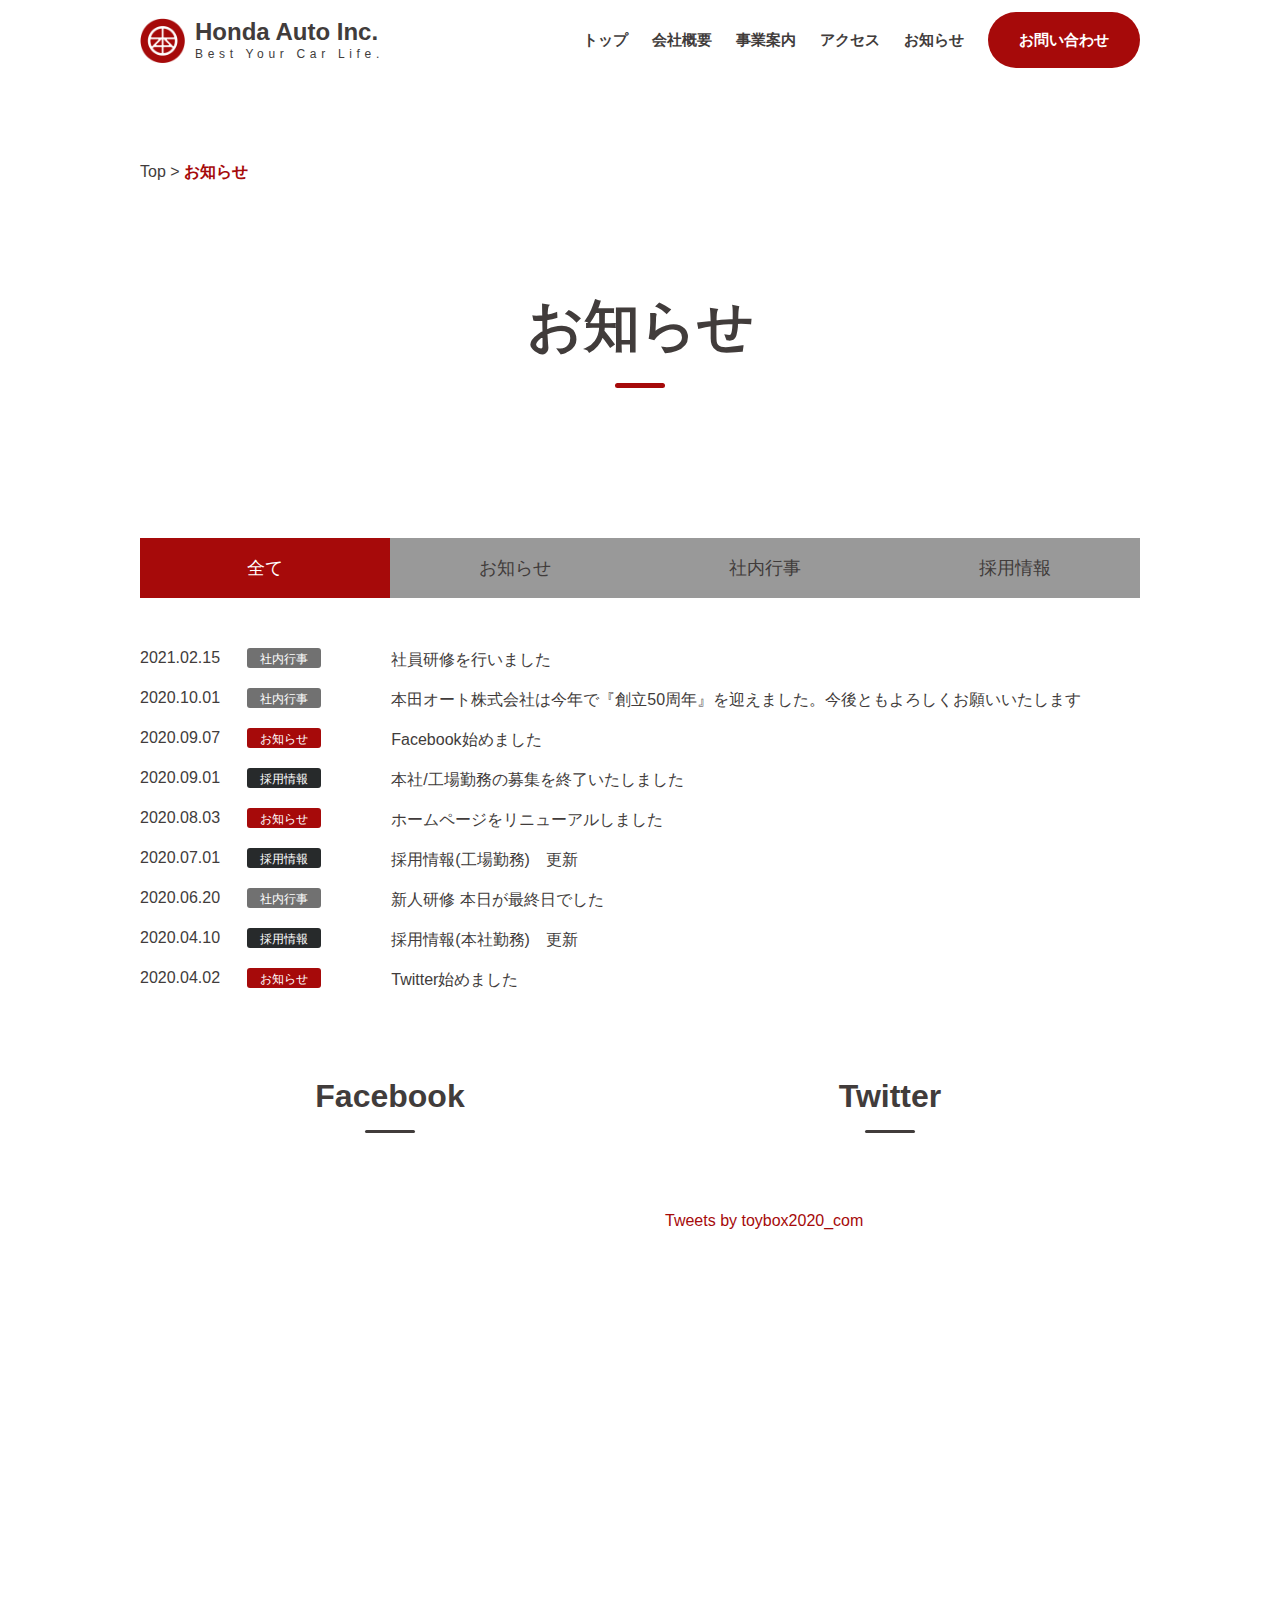
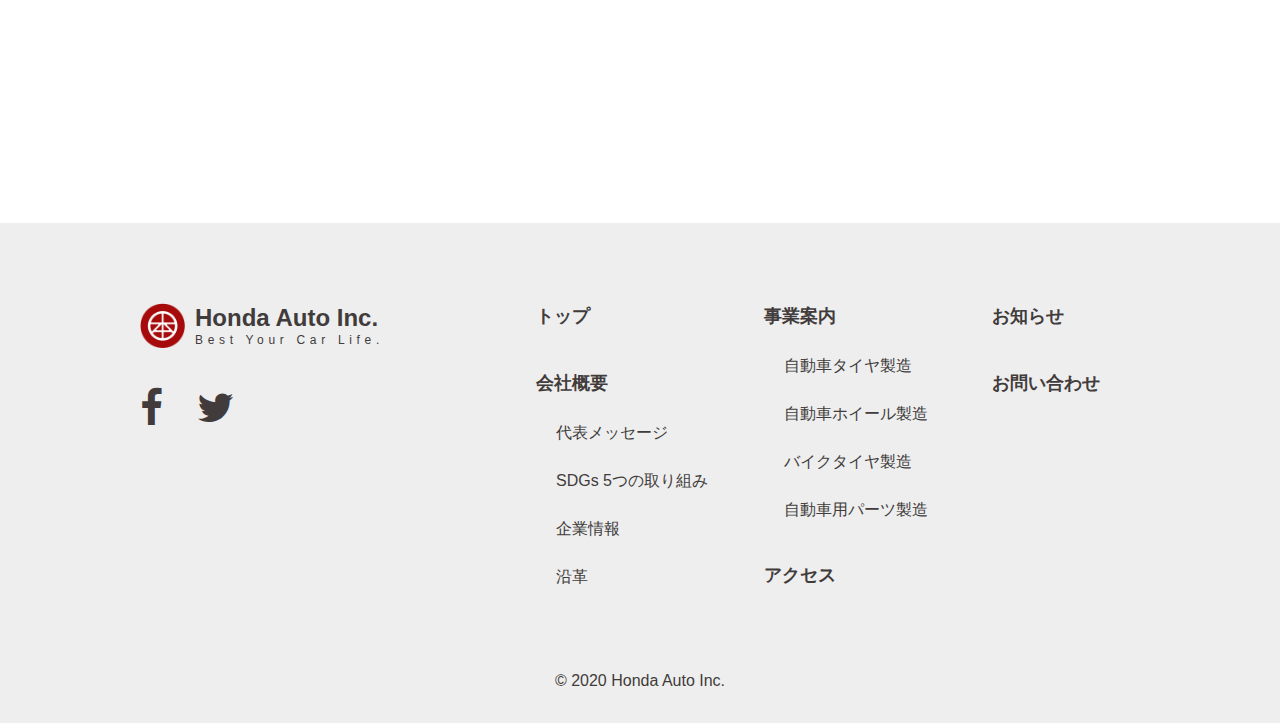
<file: news/index.html>
<!DOCTYPE html>
<html lang="ja">
<head>

  <meta charset="UTF-8">
  <meta http-equiv="X-UA-Compatible" content="IE=edge">
  <meta name="viewport" content="width=device-width, initial-scale=1.0">

  <meta name="description" content="大分県中津市の創業50周年を迎える老舗自動車部品メーカーです。これまで培ってきたノウハウと最新の技術を組み合わせ、ドライバーの皆さまに快適なドライビングを提供いたします。">
  <meta name="format-detection" content="telephone=no">
  
  <!-- SNS -->
  <meta property="og:url" content="https://hondaauto.toybox2020.com/">
  <meta property="og:title" content="お知らせ | 本田オート株式会社 | 大分県中津市のタイヤなどの自動車部品製造会社">
  <meta property="og:type" content="article">
  <meta property="og:discription" content="大分県中津市の創業50周年を迎える老舗自動車部品メーカーです。これまで培ってきたノウハウと最新の技術を組み合わせ、ドライバーの皆さまに快適なドライビングを提供いたします。">
  <meta property="og:image" content="https://hondaauto.toybox2020.com/assets/img/sns/og-image.png">
  <meta property="twitter:card" content="summary">
  <meta property="twitter:site" content="@toybox_2020">

  <!-- ファビコン -->
  <link rel="icon" href="../assets/img/favicon/favicon.ico">
  <link rel="apple-touch-icon" type="image/png" href="../assets/img/favicon/apple-touch-icon.png">
  <link rel="icon" sizes="192x192" type="image/png" href="../assets/img/favicon/apple-touch-icon.png">

  <!-- スタイルシート -->
  <link rel="stylesheet" href="../assets/css/initialize.css">
  <link rel="stylesheet" href="../assets/css/style.css">
 	<link rel="stylesheet" href="../assets/css/newscmn.css">
  <link rel="stylesheet" href="../assets/css/news.css">

  <!-- FontAwsome -->
  <link rel="stylesheet" href="../assets/css/font-awesome.min.css">

  <link rel="canonical" href="https://hondaauto.toybox2020.com/">

  <title>お知らせ | 本田オート株式会社 | 大分県中津市のタイヤなどの自動車部品メーカー</title>

</head>

<body>

	<header class="header">

		<div class="wrap">

			<a href="../index.html">
				<div class="site__logo">
					<img src="../assets/img/cmn/logo__img.png" alt="会社ロゴ">

					<div class="site__name">
						<p class="cn">Honda Auto Inc.</p><p class="cc">Best Your Car Life.</p>
					</div><!-- /site__name -->
				</div><!-- /site__logo -->
			</a>
			
			<div class="toggle">
				<span></span>
				<span></span>
				<span></span>
			</div><!-- /toggle -->

			<nav class="gnav">
				<ul class="gnav__list">
					<li class="gnav__list__item"><a href="../index.html">トップ</a></li>
					<li class="gnav__list__item"><a href="../company/index.html">会社概要</a></li>
					<li class="gnav__list__item"><a href="../product/index.html">事業案内</a></li>
					<li class="gnav__list__item"><a href="../access/index.html">アクセス</a></li>
					<li class="gnav__list__item"><a href="index.html">お知らせ</a></li>
					<li class="btn--gnav__pc"><a href="../contact/index.html">お問い合わせ</a></li>

					<li class="sp__menu">
						<ul>
							<li>
								<p class="telNum">
									<span class="tel"><i class="fa fa-phone" aria-hidden="true"></i></span>
									<span class="num">123-456-7890</span>
								</p>
								<p class="hours">営業時間 月～金 8:00～17:00</p>
							</li>

							<li class="btn--gnav__sp"><a href="../contact/index.html#contactForm">フォームからのお問い合わせ</a></li>
						</ul>
					</li><!-- /sp__menu -->

				</ul>
			</nav>

		</div><!-- /wrap -->

	</header>

<!-- ◆ ここから -->
	<main id="news" class="main underlayer">
		<div class="wrap">

			<!-- パンくずリスト -->
			<p class="topicPath">
				<span><a href="../index.html">Top</a></span>
				<span class="gt">&gt;</span>
				<span class="current">お知らせ</span>
			</p><!-- /topicPath -->

			<h1>お知らせ</h1>

			<div class="tabs">

				<!-- 切り替えタブ -->
				<input id="all" type="radio" name="tab_item" checked>
				<label class="tab_item" for="all">全て</label>

				<input id="tnews" type="radio" name="tab_item">
				<label class="tab_item" for="tnews">お知らせ</label>

				<input id="event" type="radio" name="tab_item">
				<label class="tab_item" for="event">社内行事</label>

				<input id="recruit" type="radio" name="tab_item">
				<label class="tab_item" for="recruit">採用情報</label>

				<!-- 切り替え内容 -->
				<div class="tab_content" id="all_content">
					<div class="tab_content_description">
						<div class="c-txtsp">

							<ul id="news__list__all" class="tab__content"><!-- 全て -->
								<li class="news__list__item">
									<div class="indention">
										<time datetime="2021-02-15">2021.02.15</time>
										<span class="genre">社内行事</span>										
									</div><!-- /dindention -->

									<span class="news__txt">社員研修を行いました</span>
								</li>

								<li class="news__list__item">
									<div class="indention">
										<time datetime="2020-10-01">2020.10.01</time>
										<span class="genre">社内行事</span>										
									</div><!-- /dindention -->

									<span class="news__txt">本田オート株式会社は今年で『創立50周年』を迎えました。今後ともよろしくお願いいたします</span>
								</li>

								<li class="news__list__item">
									<div class="indention">
										<time datetime="2020-09-07">2020.09.07</time>
										<span class="genre gNews">お知らせ</span>										
									</div><!-- /dindention -->

									<span class="news__txt">Facebook始めました</span>
								</li>

								<li class="news__list__item">
									<div class="indention">
										<time datetime="2020-09-01">2020.09.01</time>
										<span class="genre gRecruit">採用情報</span>										
									</div><!-- /dindention -->

									<span class="news__txt">本社/工場勤務の募集を終了いたしました</span>
								</li>

								<li class="news__list__item">
									<div class="indention">
										<time datetime="2020-08-03">2020.08.03</time>
										<span class="genre gNews">お知らせ</span>									
									</div><!-- /dindention -->

									<span class="news__txt">ホームページをリニューアルしました</span>
								</li>

								<li class="news__list__item">
									<div class="indention">
										<time datetime="2020-07-01">2020.07.01</time>
										<span class="genre gRecruit">採用情報</span>										
									</div><!-- /dindention -->

									<span class="news__txt">採用情報(工場勤務)　更新</span>
								</li>

								<li class="news__list__item">
									<div class="indention">
										<time datetime="2020-06-20">2020.06.20</time>
										<span class="genre">社内行事</span>								
									</div><!-- /dindention -->

									<span class="news__txt">新人研修 本日が最終日でした</span>
								</li>

								<li class="news__list__item">
									<div class="indention">
										<time datetime="2020-04-10">2020.04.10</time>
										<span class="genre gRecruit">採用情報</span>								
									</div><!-- /dindention -->

									<span class="news__txt">採用情報(本社勤務)　更新</span>
								</li>

								<li class="news__list__item">
									<div class="indention">
										<time datetime="2020-04-02">2020.04.02</time>
										<span class="genre gNews">お知らせ</span>							
									</div><!-- /dindention -->

									<span class="news__txt">Twitter始めました</span>
								</li>
							</ul>

						</div>
					</div><!-- /tab_content_description -->
				</div><!-- /tab_content -->

				<div class="tab_content" id="news_content">
					<div class="tab_content_description">
						<div class="c-txtsp">

							<ul id="news__list__news" class="tab__content"><!-- お知らせ -->
								<li class="news__list__item">
									<div class="indention">
										<time datetime="2020-09-07">2020.09.07</time>
										<span class="genre gNews">お知らせ</span>										
									</div><!-- /dindention -->

									<span class="news__txt">Facebook始めました</span>
								</li>
				
								<li class="news__list__item">
									<div class="indention">
										<time datetime="2020-08-03">2020.08.03</time>
										<span class="genre gNews">お知らせ</span>										
									</div><!-- /dindention -->

									<span class="news__txt">ホームページをリニューアルしました</span>
								</li>

								<li class="news__list__item">
									<div class="indention">
										<time datetime="2020-04-02">2020.04.02</time>
										<span class="genre gNews">お知らせ</span>										
									</div><!-- /dindention -->

									<span class="news__txt">Twitter始めました</span>
								</li>
							</ul>

						</div>
					</div><!-- /tab_content_description -->
				</div><!-- /tab_content -->

				<div class="tab_content" id="event_content">
					<div class="tab_content_description">
						<div class="c-txtsp">

							<ul id="news__list__event" class="news__list__event"><!-- 社内行事 -->
								<li class="news__list__item">
									<div class="indention">
										<time datetime="2021-02-15">2021.02.15</time>
										<span class="genre">社内行事</span>										
									</div><!-- /dindention -->

									<span class="news__txt">社員研修を行いました</span>
								</li>
				
								<li class="news__list__item">
									<div class="indention">
										<time datetime="2020-10-01">2020.10.01</time>
										<span class="genre">社内行事</span>										
									</div><!-- /dindention -->

									<span class="news__txt">本田オート株式会社は今年で『創立50周年』を迎えました。今後ともよろしくお願いいたします</span>
								</li>

								<li class="news__list__item">
									<div class="indention">
										<time datetime="2020-06-20">2020.06.20</time>
										<span class="genre">社内行事</span>										
									</div><!-- /dindention -->

									<span class="news__txt">新人研修 本日が最終日でした</span>
								</li>
							</ul>

						</div>
					</div><!-- /tab_content_description -->
				</div><!-- /tab_content -->

				<div class="tab_content" id="recruit_content">
					<div class="tab_content_description">
						<div class="c-txtsp">

							<ul id="news__list__recruit" class="tab__content"><!-- 採用情報 -->
								<li class="news__list__item">
									<div class="indention">
										<time datetime="2020-09-01">2020.09.01</time>
										<span class="genre gRecruit">採用情報</span>										
									</div><!-- /dindention -->

									<span class="news__txt">本社/工場勤務の募集を終了いたしました</span>
								</li>

								<li class="news__list__item">
									<div class="indention">
										<time datetime="2020-07-01">2020.07.01</time>
										<span class="genre gRecruit">採用情報</span>										
									</div><!-- /dindention -->

									<span class="news__txt">採用情報(工場勤務)　更新</span>
								</li>

								<li class="news__list__item">
									<div class="indention">
										<time datetime="2020-04-10">2020.04.10</time>
										<span class="genre gRecruit">採用情報</span>									
									</div><!-- /dindention -->

									<span class="news__txt">採用情報(本社勤務)　更新</span>
								</li>
							</ul>

						</div>
					</div><!-- /tab_content_description -->
				</div><!-- /tab_content -->

			</div><!-- /tabs -->

			<div class="sns__wrap">

				<section class="facebook">
					<h2>Facebook</h2>
					<div class="facebook__posts">
						<iframe src="https://www.facebook.com/plugins/post.php?href=https%3A%2F%2Fwww.facebook.com%2Fashimizu2021%2Fposts%2F100338662135455&width=500&show_text=true&height=158&appId" scrolling="no" frameborder="0" style="border:none; overflow:hidden;" allowTransparency="true" allow="autoplay; clipboard-write; encrypted-media; picture-in-picture; web-share"></iframe>

						<iframe src="https://www.facebook.com/plugins/post.php?href=https%3A%2F%2Fwww.facebook.com%2Fashimizu2021%2Fposts%2F100142732155048&width=500&show_text=true&height=186&appId" scrolling="no" frameborder="0" style="border:none; overflow:hidden;" allowTransparency="true" allow="autoplay; clipboard-write; encrypted-media; picture-in-picture; web-share"></iframe>
						
						<iframe src="https://www.facebook.com/plugins/post.php?href=https%3A%2F%2Fwww.facebook.com%2Fashimizu2021%2Fposts%2F100141412155180&width=500&show_text=true&height=214&appId" scrolling="no" frameborder="0" style="border:none; overflow:hidden;" allowTransparency="true" allow="autoplay; clipboard-write; encrypted-media; picture-in-picture; web-share"></iframe>
					</div><!-- /facebook__posts -->
				</section><!-- /facebook__wrap -->

				<section class="twitter">
					<h2>Twitter</h2>
					<div class="twitter__posts">
						<a class="twitter-timeline" href="https://twitter.com/toybox2020_com?ref_src=twsrc%5Etfw">Tweets by toybox2020_com</a>
						<script async src="https://platform.twitter.com/widgets.js"></script>
					</div><!-- /twitter__posts -->
				</section><!-- /twitter__wrap -->

			</div><!-- /sns__wrap -->

		</div><!-- /wrap -->
	</main>

<!-- ◆ ここまで -->
	<footer class="footer">

		<div class="wrap">

			<div class="footer__nav">
				<div class="infomation">

					<div class="site__logo">
						<img src="../assets/img/cmn/logo__img.png" alt="会社ロゴ">
						<div class="site__name">
							<p class="cn">Honda Auto Inc.</p><p class="cc">Best Your Car Life.</p>
						</div><!-- /site__name -->
					</div><!-- /site__logo -->
		
					<div class="snsIcon">
						<a href="#"><i class="fa fa-facebook" aria-hidden="true"></i></a>

						<a href="#"><i class="fa fa-twitter" aria-hidden="true"></i></a>
					</div><!-- /snsIcon -->

				</div><!-- /infomation -->

				<div class="siteMap">

					<ul class="siteMap__firstChild">
						<li><h4><a href="../index.html">トップ</a></h4>
						<li>
							<h4 class="h4__mt"><a href="../company/index.html">会社概要</a></h4>
							<ul class="h4__menu">
								<li><a href="../company/index.html#greeting">代表メッセージ</a></li>
								<li><a href="../company/index.html#sdgs">SDGs 5つの取り組み</a></li>
								<li><a href="../company/index.html#overview">企業情報</a></li>
								<li><a href="../company/index.html#history">沿革</a></li>
							</ul>
						</li>
					</ul>

					<ul class="siteMap__secondChild">
						<li>
							<h4><a href="../product/index.html">事業案内</a></h4>
							<ul class="h4__menu">
								<li><a href="../product/index.html#autoTires">自動車タイヤ製造</a></li>
								<li><a href="../product/index.html#autoWheel">自動車ホイール製造</a></li>
								<li><a href="../product/index.html#bikeTires">バイクタイヤ製造</a></li>
								<li><a href="../product/index.html#autoParts">自動車用パーツ製造</a></li>
							</ul>
						</li>
						<li><h4 class="h4__mt"><a href="../access/index.html">アクセス</a></h4></li>
					</ul>

					<ul class="siteMap__lastChild">
						<li><h4><a href="index.html">お知らせ</a></h4></li>
						<li><h4 class="h4__mt"><a href="../contact/index.html">お問い合わせ</a></h4></li>
					</ul>

				</div><!-- /siteMap -->
			</div><!-- /footer__nav -->
		
			<p class="copyRight"><small>&copy; 2020 Honda Auto Inc.</small></p>
		</div><!-- /wrap -->
		
		<div id="pagetop" class="pagetop">
			<a href="#"><i class="fa fa-chevron-up" aria-hidden="true"></i></a>
		</div><!-- /pagetop -->

	</footer>

	<!-- JS読み込み -->
	<script src="../assets/js/jquery-3.5.1.min.js"></script>
    <script src="../assets/js/main.js"></script>
</body>

</html>
</file>
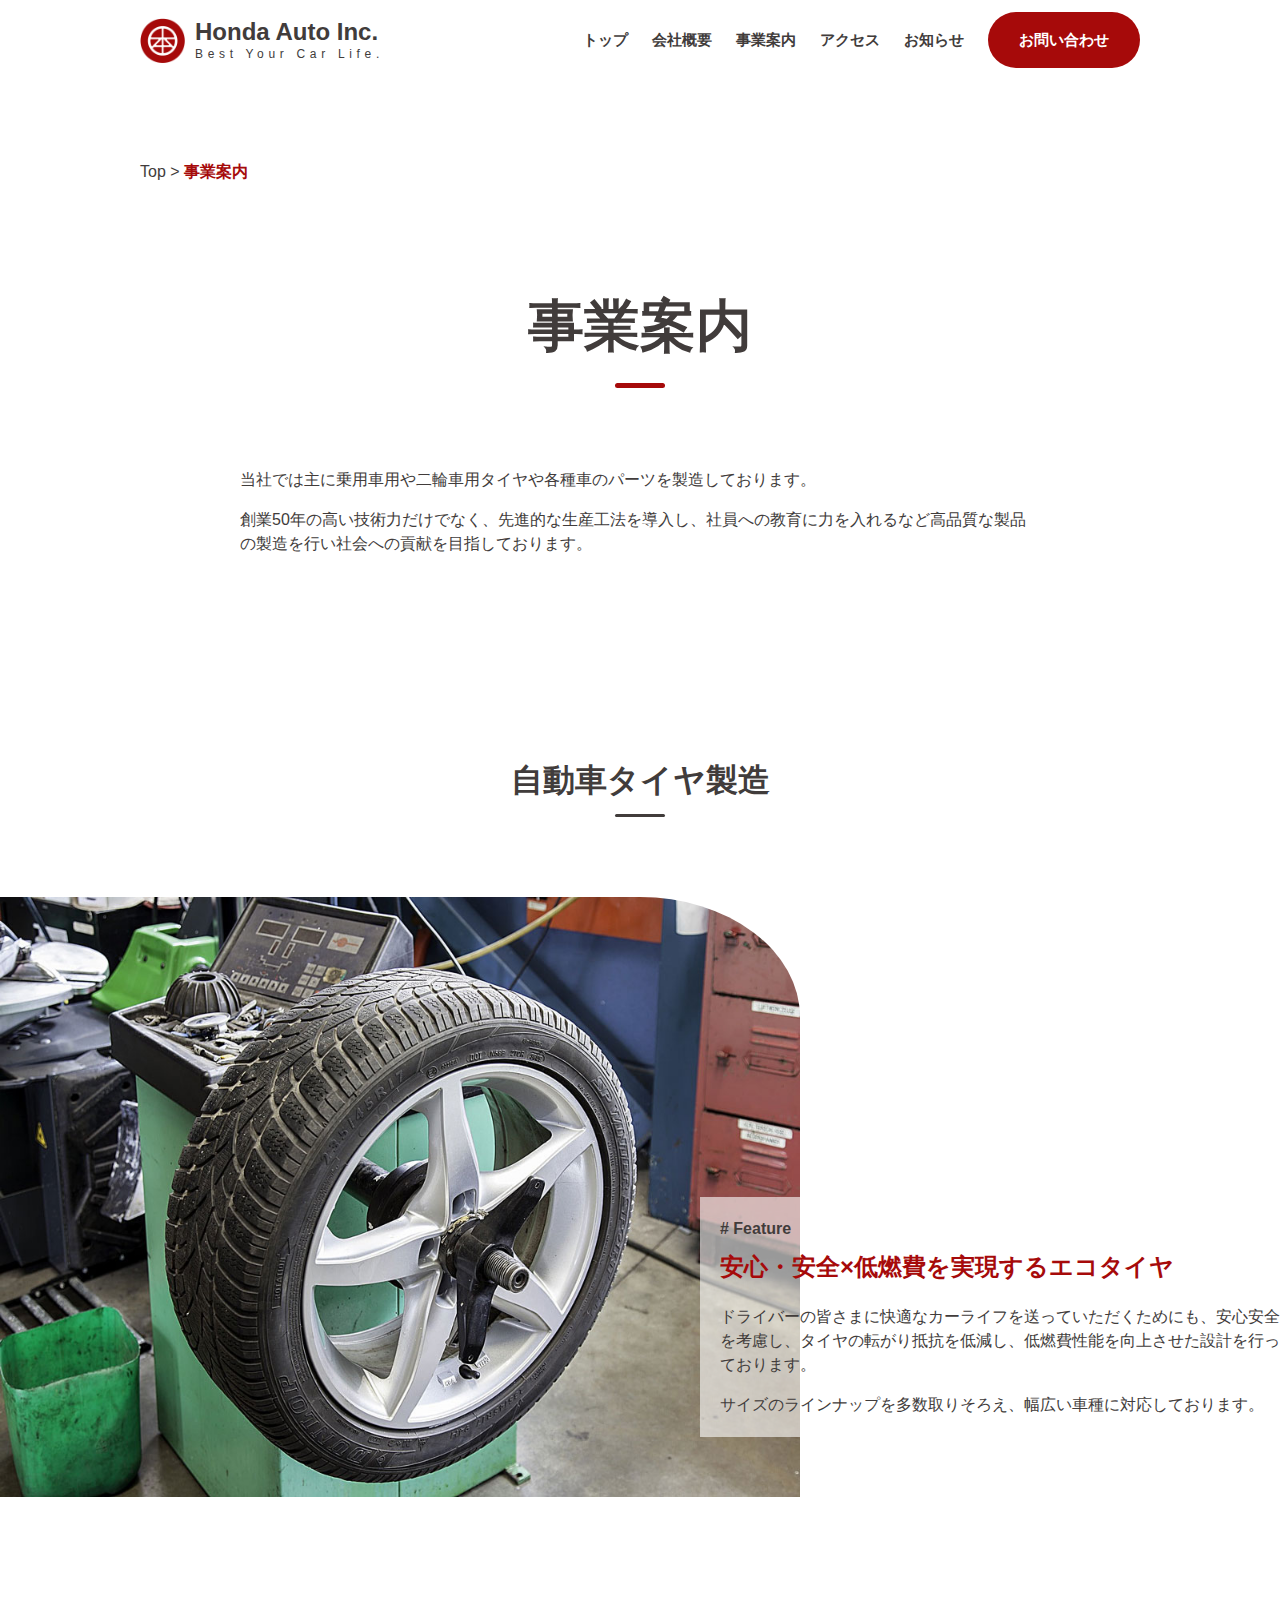
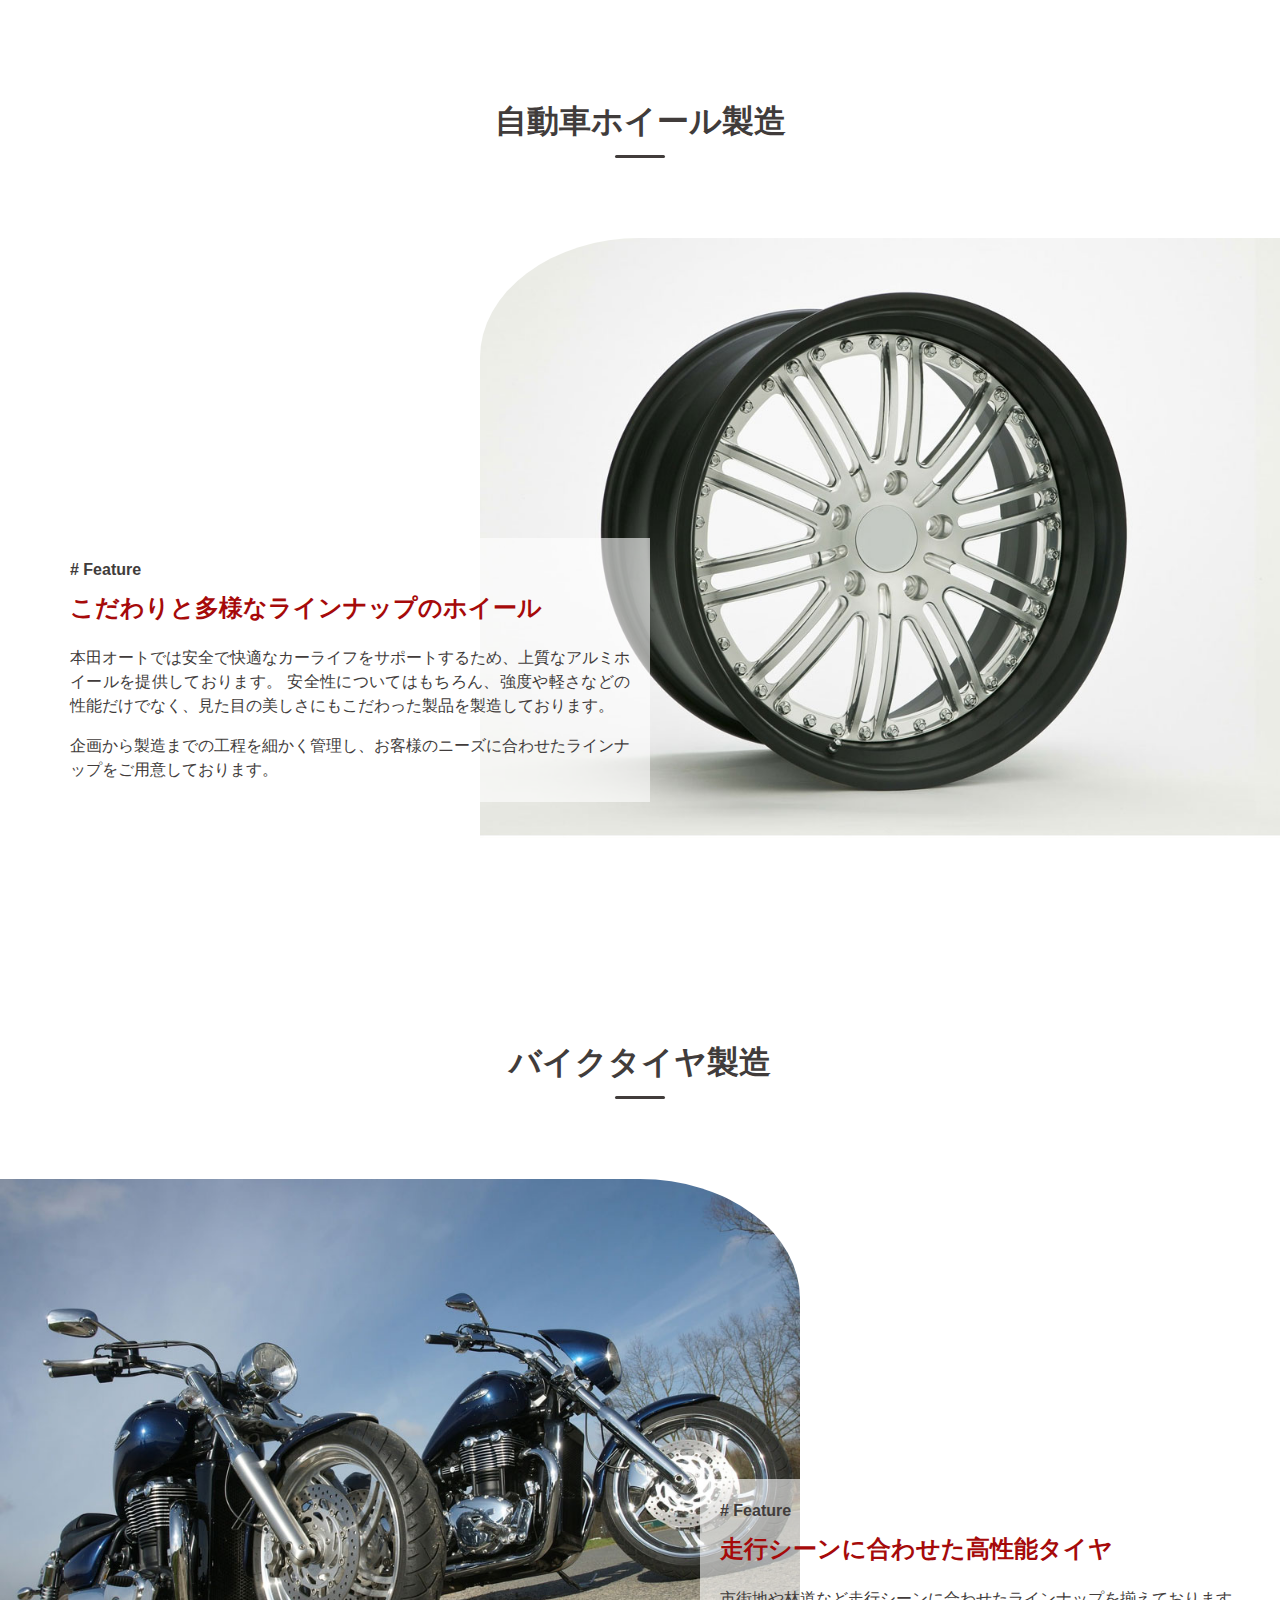
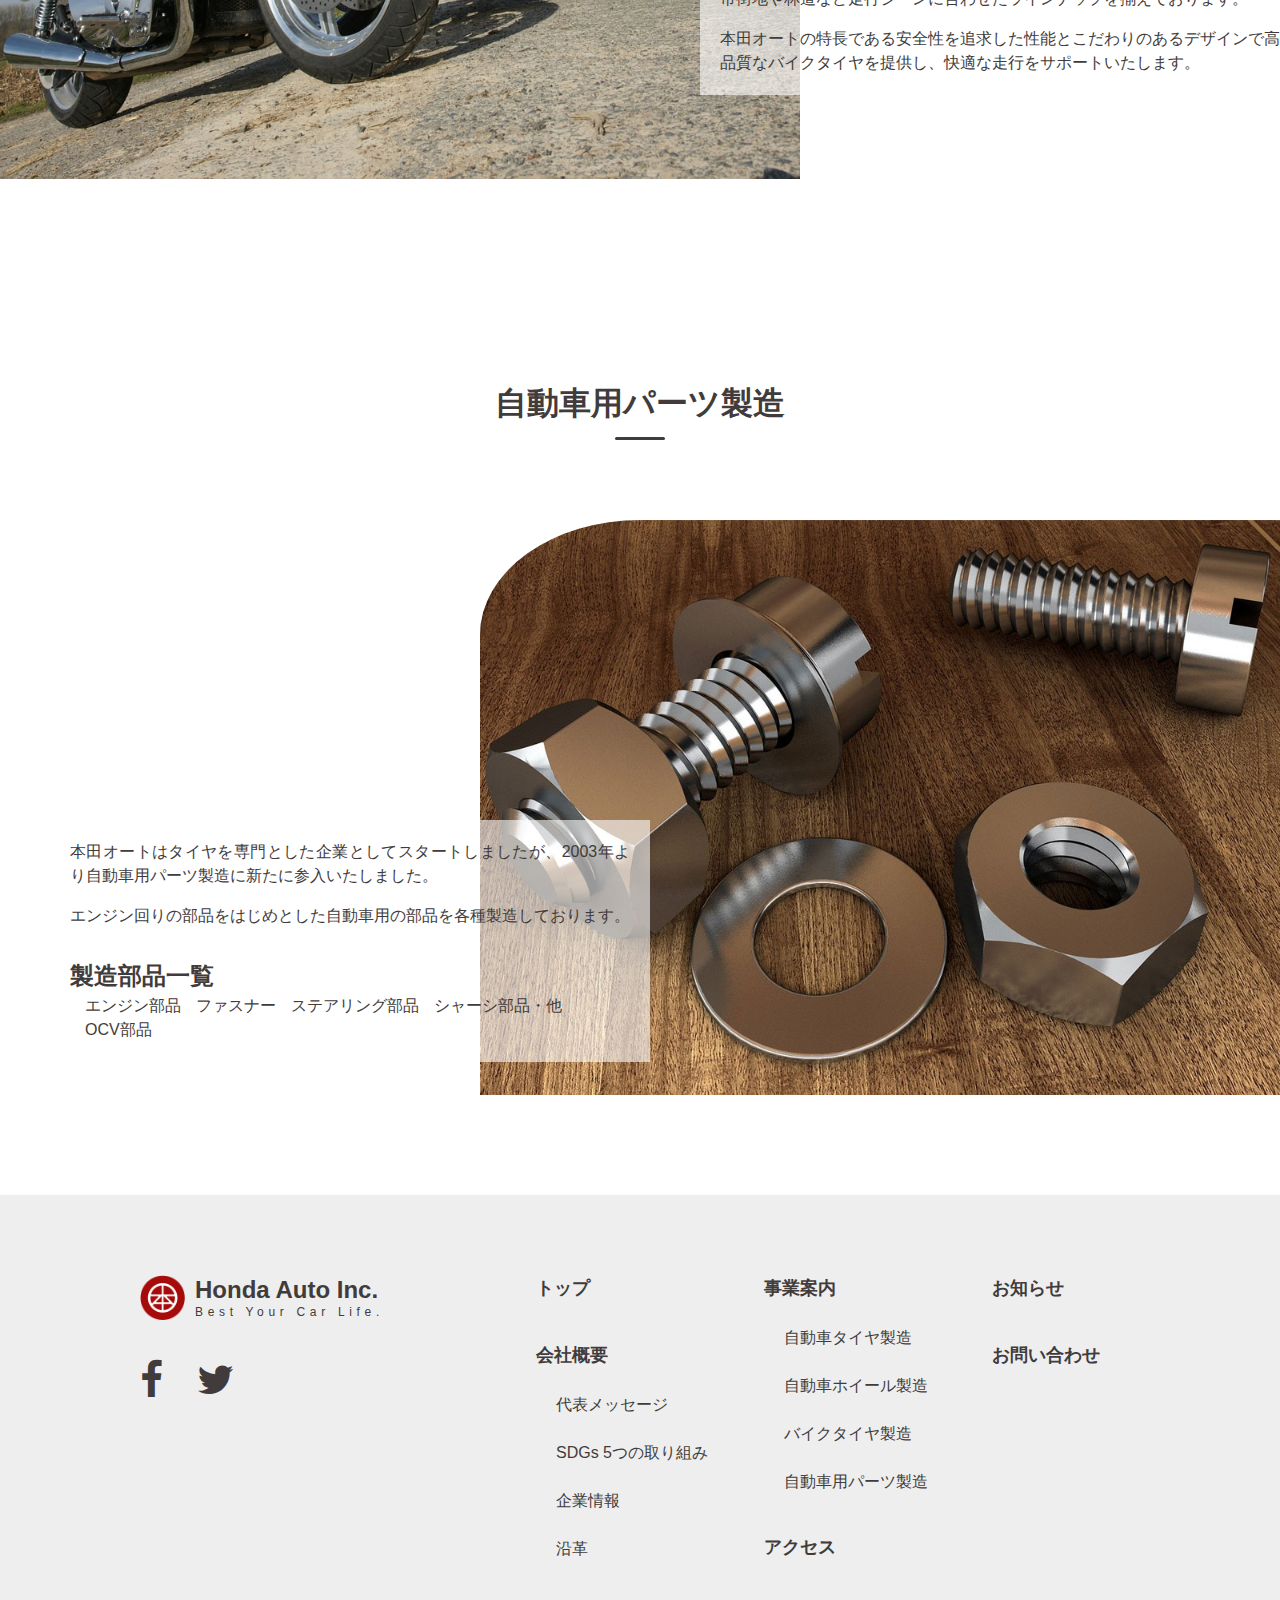
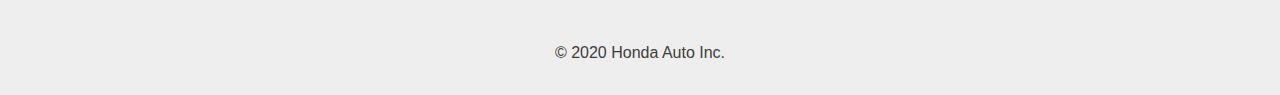
<file: product/index.html>
<!DOCTYPE html>
<html lang="ja">
<head>

  <meta charset="UTF-8">
  <meta http-equiv="X-UA-Compatible" content="IE=edge">
  <meta name="viewport" content="width=device-width, initial-scale=1.0">

  <meta name="description" content="大分県中津市の創業50周年を迎える老舗自動車部品メーカーです。これまで培ってきたノウハウと最新の技術を組み合わせ、ドライバーの皆さまに快適なドライビングを提供いたします。">
  <meta name="format-detection" content="telephone=no">
  
  <!-- SNS -->
  <meta property="og:url" content="https://hondaauto.toybox2020.com/">
  <meta property="og:title" content="事業案内 | 本田オート株式会社 | 大分県中津市のタイヤなどの自動車部品製造会社">
  <meta property="og:type" content="article">
  <meta property="og:discription" content="大分県中津市の創業50周年を迎える老舗自動車部品メーカーです。これまで培ってきたノウハウと最新の技術を組み合わせ、ドライバーの皆さまに快適なドライビングを提供いたします。">
  <meta property="og:image" content="https://hondaauto.toybox2020.com/assets/img/sns/og-image.png">
  <meta property="twitter:card" content="summary">
  <meta property="twitter:site" content="@toybox_2020">

  <!-- ファビコン -->
  <link rel="icon" href="../assets/img/favicon/favicon.ico">
  <link rel="apple-touch-icon" type="image/png" href="../assets/img/favicon/apple-touch-icon.png">
  <link rel="icon" sizes="192x192" type="image/png" href="../assets/img/favicon/apple-touch-icon.png">

  <!-- スタイルシート -->
  <link rel="stylesheet" href="../assets/css/initialize.css">
  <link rel="stylesheet" href="../assets/css/style.css">
  <link rel="stylesheet" href="../assets/css/product.css">

  <!-- FontAwsome -->
  <link rel="stylesheet" href="../assets/css/font-awesome.min.css">

  <link rel="canonical" href="https://hondaauto.toybox2020.com/">

  <title>事業案内 | 本田オート株式会社 | 大分県中津市のタイヤなどの自動車部品メーカー</title>

</head>

<body>

	<header class="header">

		<div class="wrap">

			<a href="../index.html">
				<div class="site__logo">
					<img src="../assets/img/cmn/logo__img.png" alt="会社ロゴ">

					<div class="site__name">
						<p class="cn">Honda Auto Inc.</p><p class="cc">Best Your Car Life.</p>
					</div><!-- /site__name -->
				</div><!-- /site__logo -->
			</a>
			
			<div class="toggle">
				<span></span>
				<span></span>
				<span></span>
			</div><!-- /toggle -->

			<nav class="gnav">
				<ul class="gnav__list">
					<li class="gnav__list__item"><a href="../index.html">トップ</a></li>
					<li class="gnav__list__item"><a href="../company/index.html">会社概要</a></li>
					<li class="gnav__list__item"><a href="index.html">事業案内</a></li>
					<li class="gnav__list__item"><a href="../access/index.html">アクセス</a></li>
					<li class="gnav__list__item"><a href="../news/index.html">お知らせ</a></li>
					<li class="btn--gnav__pc"><a href="../contact/index.html">お問い合わせ</a></li>

					<li class="sp__menu">
						<ul>
							<li>
								<p class="telNum">
									<span class="tel"><i class="fa fa-phone" aria-hidden="true"></i></span>
									<span class="num">123-456-7890</span>
									<span class="notes">[代表]</span>
								</p>
								<p class="hours">営業時間 月～金 8:00～17:00</p>
							</li>

							<li class="btn--gnav__sp"><a href="../contact/index.html#contactForm">フォームからのお問い合わせ</a></li>
						</ul>
					</li><!-- /sp__menu -->

				</ul>
			</nav>

		</div><!-- /wrap -->

	</header>

<!-- ◆ ここから -->
	<main id="product" class="main underlayer">

		<div class="wrap--sub">
			<!-- パンくずリスト -->
			<p class="topicPath">
				<span><a href="../index.html">Top</a></span>
				<span class="gt">&gt;</span>
				<span class="current">事業案内</span>
			</p><!-- /topicPath -->

			<h1>事業案内</h1>

			<div class="intro__txt">
				<p>
					当社では主に乗用車用や二輪車用タイヤや各種車のパーツを製造しております。
				</p>
				<p>
					創業50年の高い技術力だけでなく、先進的な生産工法を導入し、社員への教育に力を入れるなど高品質な製品の製造を行い社会への貢献を目指しております。				
				</p>				
			</div>
			
		</div><!-- /wrap--sub -->

		<ul class="product__list">
			<li id="autoTires" class="product__list__item">
				<h2>自動車タイヤ製造</h2>
				
				<section>
					<div class="product__container">
						<div class="product__feature txt__right wrap--sub">

							<div class="h3__ttl">
								<p># Feature</p>
								<h3>安心・安全×低燃費を<br class="br">実現するエコタイヤ</h3>
							</div><!-- /h3__ttl -->

							<div class="product__txt justify">
								<p>
									ドライバーの皆さまに快適なカーライフを送っていただくためにも、安心安全を考慮し、タイヤの転がり抵抗を低減し、低燃費性能を向上させた設計を行っております。
								</p>
								<p>
									サイズのラインナップを多数取りそろえ、幅広い車種に対応しております。
								</p>
							</div><!-- /product__txt -->
						</div><!-- /product__feature -->

						<div class="product__img left">
							<img src="../assets/img/product/product__tire.jpg" alt="エコタイヤ イメージ">
						</div><!-- /product__img -->

					</div><!-- /product__container -->
				</section>

			</li>

			<li id="autoWheel" class="product__list__item">
				<h2>自動車ホイール製造</h2>

				<section>
					<div class="product__container">
						<div class="product__feature txt__left wrap--sub">

							<div class="h3__ttl">
								<p># Feature</p>
								<h3>こだわりと多様な<br class="br">ラインナップのホイール</h3>
							</div><!-- /h3__ttl -->

							<div class="product__txt justify">
								<p>
									本田オートでは安全で快適なカーライフをサポートするため、上質なアルミホイールを提供しております。	安全性についてはもちろん、強度や軽さなどの性能だけでなく、見た目の美しさにもこだわった製品を製造しております。
								</p>
								<p>
									企画から製造までの工程を細かく管理し、お客様のニーズに合わせたラインナップをご用意しております。
								</p>								
							</div><!-- /product__txt -->
						</div><!-- /product__feature -->

						<div class="product__img right">
							<img src="../assets/img/product/product__wheel.jpg" alt="ホイール イメージ">
						</div><!-- /product__img -->

					</div><!-- /product__container -->

				</section>
			</li>

			<li id="bikeTires" class="product__list__item">
				<h2>バイクタイヤ製造</h2>

				<section>
					<div class="product__container">
						<div class="product__feature txt__right wrap--sub">

							<div class="h3__ttl">
								<p># Feature</p>
								<h3>走行シーンに合わせた<br class="br">高性能タイヤ</h3>						
							</div><!-- /h3__ttl -->

							<div class="product__txt justify">
								<p>
									市街地や林道など走行シーンに合わせたラインナップを揃えております。
								</p>
								<p>
									本田オートの特長である安全性を追求した性能とこだわりのあるデザインで高品質なバイクタイヤを提供し、快適な走行をサポートいたします。							
								</p>								
							</div><!-- /product__txt -->
						</div><!-- /product__feature -->

						<div class="product__img left">
							<img src="../assets/img/product/product__bikeTire.jpg" alt="バイクタイヤ イメージ">
						</div><!-- /product__img -->
					</div><!-- /product__container -->

				</section>
			</li>

			<li id="autoParts" class="product__list__item">
				<h2>自動車用パーツ製造</h2>

				<div class="product__container">
					<div class="product__feature txt__left wrap--sub">
						<div class="product__txt justify">
							<p>
								本田オートはタイヤを専門とした企業としてスタートしましたが、2003年より自動車用パーツ製造に新たに参入いたしました。
							</p>
							<p>
								エンジン回りの部品をはじめとした自動車用の部品を各種製造しております。
							</p>

							<section class="parts__list">
								<h3>製造部品一覧</h3>
								<ul>
									<li>エンジン部品</li>
									<li>ファスナー</li>
									<li>ステアリング部品</li>
									<li>シャーシ部品・他</li>
									<li>OCV部品</li>
									<li></li>
								</ul>
							</section>
						</div><!-- /product__txt -->
					</div><!-- /product__feature -->

					<div class="product__img right">
						<img src="../assets/img/product/product__parts.jpg" alt="自動車パーツ イメージ">
					</div><!-- /product__img -->

				</div><!-- /product__container -->
			</li>
		</ul>

	</main>

<!-- ◆ ここまで -->
	<footer class="footer">

		<div class="wrap">

			<div class="footer__nav">
				<div class="infomation">

					<div class="site__logo">
						<img src="../assets/img/cmn/logo__img.png" alt="会社ロゴ">
						<div class="site__name">
							<p class="cn">Honda Auto Inc.</p><p class="cc">Best Your Car Life.</p>
						</div><!-- /site__name -->
					</div><!-- /site__logo -->
		
					<div class="snsIcon">
						<a href="#"><i class="fa fa-facebook" aria-hidden="true"></i></a>

						<a href="#"><i class="fa fa-twitter" aria-hidden="true"></i></a>
					</div><!-- /snsIcon -->

				</div><!-- /infomation -->

				<div class="siteMap">

					<ul class="siteMap__firstChild">
						<li><h4><a href="../index.html">トップ</a></h4>
						<li>
							<h4 class="h4__mt"><a href="../company/index.html">会社概要</a></h4>
							<ul class="h4__menu">
								<li><a href="../company/index.html#greeting">代表メッセージ</a></li>
								<li><a href="../company/index.html#sdgs">SDGs 5つの取り組み</a></li>
								<li><a href="../company/index.html#overview">企業情報</a></li>
								<li><a href="../company/index.html#history">沿革</a></li>
							</ul>
						</li>
					</ul>

					<ul class="siteMap__secondChild">
						<li>
							<h4><a href="index.html">事業案内</a></h4>
							<ul class="h4__menu">
								<li><a href="#autoTires">自動車タイヤ製造</a></li>
								<li><a href="#autoWheel">自動車ホイール製造</a></li>
								<li><a href="#bikeTires">バイクタイヤ製造</a></li>
								<li><a href="#autoParts">自動車用パーツ製造</a></li>
							</ul>
						</li>
						<li><h4 class="h4__mt"><a href="../access/index.html">アクセス</a></h4></li>
					</ul>

					<ul class="siteMap__lastChild">
						<li><h4><a href="../news/index.html">お知らせ</a></h4></li>
						<li><h4 class="h4__mt"><a href="../contact/index.html">お問い合わせ</a></h4></li>
					</ul>

				</div><!-- /siteMap -->
			</div><!-- /footer__nav -->
		
			<p class="copyRight"><small>&copy; 2020 Honda Auto Inc.</small></p>
		</div><!-- /wrap -->
		
		<div id="pagetop" class="pagetop">
			<a href="#"><i class="fa fa-chevron-up" aria-hidden="true"></i></a>
		</div><!-- /pagetop -->

	</footer>

	<!-- JS読み込み -->
	  <script src="../assets/js/jquery-3.5.1.min.js"></script>
    <script src="../assets/js/main.js"></script>

</body>

</html>
</file>
<file: assets/css/initialize.css>
@charset "UTF-8";

/*==================================================

** Initialize
==================================================*/
html {
	font-size: 62.5%;/* 10px */
}
html,
body {
	margin:0;
	padding:0;
	border:0;
	line-height:180%;
}
body {
	font-family: "Yu Gothic", "游ゴシック", YuGothic, "游ゴシック体", "ヒラギノ角ゴ Pro W3", "メイリオ", sans-serif;/* デザインに合わせて変更する */
	font-weight: 500;
	font-size:1.6rem;/* 16px★デザインに合わせて変更する */
}

p,
blockquote,
address,
small,
dt,
dd,
li,
th,
td,
td,
span {
	line-height:1.5;/* 150％★デザインに合わせて変更する */
}
div {
	line-height:100%;
}

h1,
h2,
h3,
h4,
h5,
h6 {
	margin:0;
	padding:0;
	vertical-align:top;
	font-weight:normal;
	font-size:100%;
	line-height:1.5;/* 150％★デザインに合わせて変更する */
}

a {
	color:inherit;
	text-decoration:inherit;
	cursor:pointer;
}
a:hover {
	text-decoration:underline;
}

p,
blockquote {
	margin:0;
}
address {
	font-style:normal;
}

ol,
ul,
dl,
dd {
	margin:0;
}
ol,
ul {
	padding:0;
	list-style:none;
}

table {
	border-collapse:collapse;
}
caption {
}
th,
td {
	padding:0;
}
th {
	font-weight:normal;
}

img {
	vertical-align:bottom;
	border:0;
}
figure {
	margin:0;
	padding:0;
}

ruby,
rt,
mark,
menu {
	margin:0;
	padding:0;
}
small {
	font-size:100%;
}
em,
cite,
dfn,
i {
	font-style:normal;
}
strong,
b {
	font-weight:normal;
}
ins,
del {
	text-decoration:none;
}
q {
	quotes:none;
}
sup,
sub {
	vertical-align:baseline;
}
ruby,
rt,
mark {
	line-height:100%;
}
mark {
	background:none;
}

form {
	margin:0;
}
input,
select,
textarea,
button {
	margin:0;
	padding:0;
	font-family:inherit;
	font-size:100%;
	font-size: 1.6rem;
}
select {
	line-height:100%;
	font-weight:normal;
}
fieldset {
	margin:0;
	padding:0;
	border:0;
}
</file>
<file: assets/css/style.css>
@charset "UTF-8";

/**
 *
 * ＞SP版・共通
 * outline
 * header
 * nav
 * main(全ページ共通)
 * footer
 *
 * ＞タブレット版
 *
 * ＞PC版
 *
 **/


/********************************************************
 * outline
 ********************************************************/

*, *::before, *::after {
	box-sizing: border-box;
}

body {
	color: #413c3b;
}

img {
	width: 100%;
	height: auto;
}

a {
	color: #a60a0a;
}

/* メインコンテンツ幅 */
.wrap {
	width: 90%;
	margin: 0 auto;
}
/* コンテンツ幅 85% */
.footer .wrap, .wrap--sub {
	width: 85%;
	margin: 0 auto;
}
.intro__txt {
	margin: 0 auto;
	margin-top: 80px;
}

/* P 両端揃え */
.justify {
	text-align: justify;
}


/* ul li */
ul {
	margin: 0 auto;
	margin-top: 30px;	/* h3+*と同じ */

	display: flex;
	flex-direction: column;
}
li + li {
	margin-top: 16px;
}


/* dl dt dd */
dl {
	margin: 0 auto;
	margin-top: 30px;	/* h3+*と同じ */

	display: flex;
	flex-direction: column;

  border-bottom: 1px dotted #ccc;
}
dt {
	display: flex;
	align-items: center;
	padding: 20px 10px 5px 20px;

	font-weight: 700;
	border-top: 1px dotted #ccc;
}
dd {
	padding: 5px 10px 20px 20px;
}


/* 見出し */
h1 {
	margin-top: 100px;
	font-size: 4.0rem;
	font-weight: 700;
	text-align: center;
}
h1::after {
	content: "";
	display: block;

	width: 50px;
	height: 5px;

	margin: 0 auto;
	margin-top: 15px;
	background-color: #a60a0a;
	border-radius: 10px;
}
h2 {
	font-size: 3.2rem;
	font-weight: 700;

	text-align: center;
}
h3 {
	font-size: 2.4rem;
	font-weight: 700;
}
h4 {
	font-size: 1.8rem;
	font-weight: 700;
}


/* コンテンツ余白 */
h2 {
	margin-top: 80px;
}
section + section {
  margin-top: 200px;
}
h3 {
	margin-top: 20px;
}
h4 {
	margin-top: 40px;
}
h2 + * {
	margin-top: 80px;
}
h3 + * {
	margin-top: 10px;
}
p + p {
	margin-top: 16px;
}


/* 下層 H2 */
.underlayer h2::after {
	content: "";
	display: block;

	width: 50px;
	height: 3px;

	margin: 0 auto;
	margin-top: 10px;
	background-color: #413c3b;
	border-radius: 10px;
}

/* パンくずリスト */
.topicPath a {
	color: #413c3b;
}
.current {
	color: #a60a0a;
	font-weight: 700;
}

/* ボタン類 */
.btn {
	margin: 0 auto;
	margin-top: 80px;
	max-width: 301px;

	font-size: 1.8rem;
	font-weight: 700;
	text-align: center;
}
.btn a {
	display: block;

	padding: 28px 0;
	border-radius: 36px;

	background-color: #a60a0a;
	color: #fff;

	text-decoration: none;
	transition: .3s ease-out;
}
.btn a:hover {
	opacity: .7;
}


/********************************************************
 * header
 ********************************************************/

.header {
	position: fixed;
	display: flex;

	z-index: 997;

	width: 100%;
	max-height: 80px;
	padding: 18px 0;

	background-color: #fff;
}
.header a {
	color: #413c3b;
	text-decoration: none;
}


 /* サイト ロゴ */
.site__logo {	/* footerと共通 */
	display: flex;
	align-items: center;
}
.site__logo img {
	width: 45px;
	height: 45px;
}
.site__name {
	margin-left: 10px;
}
.site__name p {
	line-height: 1.2;
}
.cn {	/* Company Name */
	font-size: 24px;
	font-weight: 700;
}
.cc {	/* Catch Copy */
	margin-top: 0;
	font-size: 12px;
	letter-spacing: .39em;
}




/********************************************************
 * nav
 ********************************************************/

/* ハンバーガーメニュー */
.toggle {
	position: fixed;
	top: 0;
	right: 0;

	z-index: 999;

	width: 80px;
	height: 80px;
	background-color: #a60a0a;

	cursor: pointer;

	transition: all .4s;
}
.toggle span {
	display: block;

	position: absolute;
	top: 50%;
	left: 50%;
	-webkit-transform: translate(-50%, -50%);
	transform: translate(-50%, -50%);

	width: 35px;
	height: 3px;
	background-color: #fff;
	border-radius: 5px;

	transition: all .4s;
}
.toggle span:nth-of-type(1) {
	top: 28px;
}

.toggle span:nth-of-type(2) {
	top: 38px;
}

.toggle span:nth-of-type(3) {
	top: 48px;
}

.toggle.active  {
	background-color: #fff;
}
.toggle.active span {
	background-color: #a60a0a;
}
.toggle.active span:nth-of-type(1) {
	top: 14px;
	top: 29px;
	left: 18px;
	left: 23px;
	transform: translateY(6px) rotate(-45deg);
}

.toggle.active span:nth-of-type(2) {
	opacity: 0;
}

.toggle.active span:nth-of-type(3) {
	top: 26px;
	top: 41px;
	left: 18px;
	left: 23px;
	transform: translateY(-6px) rotate(45deg);
}

/* gnav */
.gnav {
	position: fixed;
	display: flex;
	align-items: center;
	justify-content: center;

	top: 0;
	right: 0;
	z-index: 998;

	width: 100%;
	height: 100vh;

	font-size: 1.8rem;
	font-weight: 700;

	background-color: #fff;
	text-align: center;

	transform: translateX(100%);	/* 初期：画面外に配置 */

	transition: .4s ease-in-out;
}
.gnav__list {
	margin-top: 0;
	width: 95%;
}
.gnav__list .gnav__list__item:first-child {
	margin-top: 0;
}
.gnav.active {
	transform: translateX(0%);
}

.gnav__list__item {
	margin-top: 40px;
}
.gnav__list__item a {
	font-weight: 700;
	transition: .3s ease-out;
}
.gnav__list__item a:hover {
	color: #a60a0a;
}

.btn--gnav__pc a {
	display: none;
}


/* スマホ専用　お問い合わせメニュー */
.sp__menu li {
	margin-top: 40px
}
.sp__menu ul {
	margin-top: 0;
}
.sp__menu {
	margin-top: 0;
}

.telNum .tel {
	font-size: 2.4rem;
	font-weight: 500;
	padding-right: .25em;
}
.telNum .num {
	font-size: 3.0rem;
	padding-right: .05em;
}
.hours {
	margin-top: 0;
}


/* フォームからお問い合わせ　ボタン */
.btn--gnav__sp {
	width: 100%;
	max-width: 350px;
	margin: 0 auto;
}
.btn--gnav__sp a {
	display: block;
	padding: 18px 0;

	background-color: #a60a0a;
	color: #fff;

	text-decoration: none;
	transition: .3s ease-out;
}
.btn--gnav__sp a:hover {
	opacity: .7;
}


/********************************************************
 * main
 ********************************************************/

.main {
	padding-top: 160px;
}


/********************************************************
 * footer
 ********************************************************/

.footer {
	margin-top: 100px;
	padding-top: 80px;
	width: 100%;
	background-color: #eee;
}
.footer a {
	color: #413c3b;
	text-decoration: none;
	transition: .3s ease-out;
}
.footer a:hover {
	color: #a60a0a;
}

.snsIcon {
	margin-top: 40px;
}
.snsIcon a {
	font-size: 4.0rem;
}
.snsIcon a:first-child {
	padding-right: 30px;
}


/* サイトマップ */
.siteMap {
	margin-top: 80px;
}

.siteMap__firstChild li:first-child h4 {
	margin-top: 0;
}
.siteMap ul {
	margin-top: 0;
}
.siteMap li + li {
	margin-top: 0;
}

.h4__menu {
	margin-left: 20px;
}
.h4__menu li {
	margin-top: 24px;
}
.h4__menu li + li {
	margin-top: 24px;
}


/* コピーライト */
.copyRight {
	margin-top: 80px;
	padding-bottom: 30px;
	text-align: center;
}

/* pagetopボタン */
.pagetop {
	display: flex;
	justify-content: center;
	align-items: center;
}
.pagetop a {
	position: fixed;
	right: 20px;
	bottom: 0;

	display: block;
	max-width: 60px;
	max-height: 60px;

	z-index: 10;

	padding: 15px;
	color: #eee;
	font-size: 3.2rem;

	background-color: #272a2b;
	transition: .3s ease-out;
}
.pagetop a:hover {
	color: #eee;
	background-color: #a60a0a;
}


/********************************************************
 * タブレット版
 ********************************************************/
 @media screen and (min-width: 768px) {

	/* outline */
	.wrap, .wrap--sub {
		max-width: 1000px;
	}

	.intro__txt {
		width: 80%;
	}
}


/********************************************************
 * PC版
 ********************************************************/
@media screen and (min-width: 1024px) {


	/********************************************************
	 * outline
	 ********************************************************/
	.br {
		display: none;
	}


	/* 見出し */
	h1 {
		font-size: 56px;
	}
	h4 {
		margin-top: 0;
	}

	/* dl dt dd */
	dl {
		flex-wrap: wrap;
		flex-direction:row;
		width: 80%;
	}
	dt {
		width: 30%;
		padding: 20px 10px 20px 20px;
	}
	dd {
		width: 70%;
		padding: 20px 10px;

		border-top: 1px dotted #ccc;
	}
	dt:not(:first-child) + dd {
		margin-top: 0;
	}


	/********************************************************
	 * header
	 ********************************************************/
	.header .wrap {
		display: flex;
		justify-content: space-between;
		align-items: center;
	}


	/********************************************************
	 * nav
	 ********************************************************/

	/* ハンバーガーメニュー */
	.toggle {
		display: none;
	}

	.gnav {
		position: static;
		display: inline;

		top: auto;
		right: auto;
		z-index: 998;

		width: auto;
		height: auto;

		font-size: 1.5rem;

		transform: none;	/* 初期：画面外に配置 */	
	}
	.gnav__list {
		width: auto;
		flex-direction: row;
		align-items: center;
	}
	.gnav__list li + li {
		margin-top: 0;
	}
	
	.gnav__list__item {
		margin-top: 0;
		margin-right: 24px;
	}
	
	.btn--gnav__pc a {	/* お問い合わせ　ボタン */
		display: inline-block;
		padding: 17px 31px;
		border-radius: 30px;
		background-color: #a60a0a;
		margin-top: 0;
		transition: .3s ease-out;
		color: #fff;
		text-decoration: none;
	}
	.btn--gnav__pc a:hover {
		opacity: .7;
	}


	/* スマホ専用　お問い合わせメニュー */
	.sp__menu {
		display: none;
	}

	
	/* フォームからお問い合わせ　ボタン */
	.btn--gnav__sp {
		display: none;
	}
	

	/********************************************************
	 * footer
	 ********************************************************/

	.footer ul {
		width: 110%;
	}

	.footer__nav {
		display: flex;
		justify-content: space-between;
	}
	.siteMap {
		display: flex;
		margin-top: 0;
	}
	.siteMap ul:not(:last-child) {
		margin-right: 80px;
	}
	.h4__mt {
		margin-top: 40px;
	}

}
</file>
<file: assets/css/newscmn.css>
@charset "UTF-8";

/********************************************************
 * News(TOPページとお知らせページ共通)
 ********************************************************/

/* お知らせ 一覧 */
.news__list li + li {
    margin-top: 24px;
}

.news__list__item {
    display: flex;
    flex-wrap: wrap;
    flex-direction: column;
}
.news__list__item .news__txt {
    margin: 0 auto;
    padding-top: 10px;
    width: 90%;

    color: #413c3b;
    text-align: justify;
}
.news__list__item time{
    margin-right: 22px;
}
.indention {
    display: inline;
}


/* お知らせ 種別 */
.genre {
    display: inline-block;
    max-height: 20px;
    padding: 2px 13px;

    border-radius: 3px;
    background-color: #717171;

    font-size: 1.2rem;
    color: #fff;
}
.gNews {
    background-color: #a60a0a;

}
.gRecruit {
    background-color: #272a2b;
}


/********************************************************
 * PC版
 ********************************************************/

@media screen and (min-width: 1024px) {

    .news__list__item {
        flex-direction: row;
    }
    .news__list__item .news__txt {
        padding-top: 0;
        width: 70%;
    }

    .genre {
        margin-right: 80px;
    }
}
</file>
<file: assets/css/top.css>
@charset "UTF-8";


/**
 *
 * outline
 * main
 * footer
 *
 * タブレット版
 * PC版
 *
 **/


/********************************************************
 * outline
 ********************************************************/

/* h2 英語 装飾 */
h2::after {
	display: block;
	margin: 0 auto;

    font-size: 1.8rem;
    font-weight: 500;
}
.strengths__ttl::after {
    content: "Strengths";
}
.product__ttl::after {
    content: "Product";
}
.news__ttl::after {
    content: "News";
}

/* h3 下線 修飾 */
.strengths h3 {
    text-align: center;
}
.strengths h3::after {
    content: "";
    display: block;

    width: 100%;
    height: 1px;

    margin: 0 auto;
    margin-top: 5px;
    background-color: #888;
    border-radius: 10px;
}


/********************************************************
 * main
 ********************************************************/

.main {
    padding-top: 0;
}

/* メインビジュアル */
.mainvsl {
    position: relative;
}
.copy {
    position: absolute;
    top: 300px;
    left: 0;
    padding-left: 10px;
    
    width: 100%;

    color: #fff;
    text-shadow: 0px 0px 5px rgba(0, 0, 0, 0.6);

    font-size: 1.8rem;
    font-weight: 700;

}
.copy__ttl {
    font-size: 5.1rem;
    line-height: 1.2;
}
.copy__txt {
    line-height: 2.0;
    width: 88%;
}

.slider {
    object-fit: cover;
    z-index: -1;
}

/* strengths */
.strengths h2 {
    margin-top: 150px;
}
.h2__ttl span {
    font-size: 7.2rem;
    letter-spacing: .05em;
    color: #a60a0a;
}
.strengths__list li + li {
    margin-top: 80px;
}
.strengths__list__item {
    display: flex;
    flex-direction: column-reverse;
}
.strengths__list__item p {
    line-height: 2.0;
}
.strengths__list__item h3 span {
    padding-left: 8px;
    font-size: 1.6rem;
    font-weight: 500;
}



/* product */
.product ul {
    width: 100%;
}
.product .wrap {
    width: auto;
}
.product__list li + li {
    margin-top: 0;
}
.product__h3__wrap {
    position: relative;
}
.product__linkTxt {
    display: flex;
    align-items: center;
    justify-content: center;

    position: absolute;
    top: 50%;
    left: 50%;
    transform: translate(-50%,-50%);

    z-index: 9;

    min-width: 300px;
    min-height: 300px;
    background-color: rgba(39,42,43,.6); 

    text-align: center;
}
.product__list__item {
    overflow: hidden;
}
.product__list__item a {
    color: #fff;
}
.product__list__item a img {
    transition: .3s ease-out;
}
.product__list__item a:hover img {
    transform: scale(1.2, 1.2);
    transition: .3s ease-out;
}

.view__more span::after {
    content: "\03e";
    padding-left: 18px; 
}


/* contact */
.contact__wrap section + section {
    margin-top: 0;
}
.contact h2 {
    margin-top: 0;
    font-size: 2.4rem;
}
.contact h2 + * {
    margin-top: 0;
}
.contact__wrap {
    margin-top: 200px;
    text-align: center;
}
.contact {
    padding: 80px 0;
}


/* 電話 */
.cTel {
    background-color: #272a2b;
    color: #eee;
}
.cTel .telNum {
    margin-top: 40px;
}
.telNum .first {
	font-size: 2.4rem;
	font-weight: 500;
	padding-right: .25em;
}
.telNum .second {
    font-size: 3.6rem;
    font-weight: 700;
    padding-right: .1em;
}
.telNum .third {
    font-size: 1.8rem;
}

.cTel .hours {
    font-size: 1.8rem;
    font-weight: 700;
}


/* フォーム */
.cForm {
    background-color: #999;
    color: #272a2b;
}
.cForm h2 + p {
    margin-top: 24px;
}
.cForm .btn {
    margin-top: 40px;
    width: 95%;
    max-width: initial;;

    border-radius: 36px;
    font-size: 2.4rem;
}


/********************************************************
 * footer
 ********************************************************/
.footer {
    margin-top: 0;
}



/********************************************************
 * タブレット版
 ********************************************************/
 @media screen and (min-width: 768px) {


    /********************************************************
     * main
     ********************************************************/

    /* news */
    .news__list__item {
        flex-wrap: nowrap;
    }
    .news__list__item a {
        display: inline-block;
        padding: 0;
        width: 65%;
    }


    /* contact */
    .cForm .btn {
        max-width: 400px;

    }
}


/********************************************************
 * PC版
 ********************************************************/
 @media screen and (min-width: 1024px) {


    /********************************************************
     * outline
     ********************************************************/

    /* コンテンツ余白 */
	h2 {
        margin-top: 150px;
	}
    h2 span {
        line-height: 1.0;
    }
    section + section {
        margin-top: 300px;
    }
	h3 {
        margin-top: 30px;
	}


    /********************************************************
     * main
     ********************************************************/

    /* キャッチコピー */
    .copy {
        top: 0;
        padding-top: 20%;
        padding-left: 13%;
    }
    .copy__txt {
        max-width: 500px;
    }

    /* スライダー */
    .slider div {
        background-position: center left;
    }
    .slider div.mainvsl__bg01 {
        background-image: url("../img/slider/top__mainvsl__img01.jpg");
    }
    .slider div.mainvsl__bg02 {
        background-image: url("../img/slider/top__mainvsl__img02.jpg");
    }
    .slider div.mainvsl__bg03 {
        background-image: url("../img/slider/top__mainvsl__img03.jpg");
    }


    /* strengths */
    .strengths__list {
        display: flex;
        flex-direction: row;
        justify-content: space-between;
        align-items: flex-start;
    }
    .strengths__list li + li {
        margin-top: 0;
    }
    .strengths__list__item {
        max-width: 310px;
    }


    /* product */
    .product__list {
        display: flex;
        flex-direction: row;
    }
    .product__list__item {
        width: calc(100%/3);
    }

    /* news */
    .news__list__item time{
        margin-right: 40px;
    }
    .news__list__item a {
        width: 76%;
    }
    .genre {
        margin-right: 40px;
    }
    .news__list li + li {
        margin-top: 40px;
    }


    /* contact */
    .contact__wrap {
        display: flex;
        flex-direction: row;
    }
    .contact {
        width: 50%;
    }
    .cTel .telNum {
        margin-top: 85px;
    }
}
</file>
<file: assets/css/access.css>
@charset "UTF-8";


/********************************************************
 * アクセス ページ
 ********************************************************/

/* GoogleMap */
.googleMap {
	height: 350px;
}
.googleMap iframe {
	width: 100%;
	height: 100%;

	border: 0;
	background-color: transparent;
	overflow: hidden;
}

/* dl アクセス内 */
.howToAccess p + p {
	margin-top: 10px;
}
.timeRequired {
	margin-left: 20px;
}


/********************************************************
 * タブレット版
 ********************************************************/
 @media screen and (min-width: 768px) {
	
}


/********************************************************
 * PC版
 ********************************************************/
@media screen and (min-width: 1024px) {

}
</file>
<file: assets/css/company.css>
@charset "UTF-8";


/********************************************************
 * 会社概要 ページ
 ********************************************************/

 /* outline */
 .overview ul, .history ul {
 	margin-top: 0;
 }


/* 代表メッセージ */
.ceoImage {
	display: flex;
	flex-direction: column-reverse;
}
.ceo__msg .msg {
	margin-top: 30px;
	font-size: 3.2rem;
	font-weight: 700;
}
.ceo__msg p + p {
	margin-top: 0;
}
.ceoName {
	padding-top: 24px;
}
.jpName {
	font-size: 2.2rem;
	font-weight: 700;
}
.alphabet {
	margin-left: 10px;
}
.position {
	padding-top: 8px;
	font-size: 1.4rem;
}

.greeting__txt {
	margin-top: 50px;
	width: 85%;
}
.greeting__copy {
	font-size: 2.2rem;
	font-weight: 700;
	color: #a60a0a;
}

/* SDGs 取り組み */
.sdgs__list {
	margin-top: 50px;
}
.sdgs__list__item {
	position: relative;
	margin-top: 450px;
}
.sdgs__list li:first-child {
	margin-top: 0;
}
.sdgs__list__item h3 {
	margin-top: 30px;
	color: #a60a0a;
	text-align: center;
}
.sdgs__num {
	padding: 10px;
	margin-right: 10px;
	color: #fff;
	background-color: #a60a0a;
}
.sdgs__wrap {
	position: absolute;
	top: 50%;
  left: 50%;
  -ms-transform: translate(-50%,-50%);
  -webkit-transform: translate(-50%,-50%);
  transform: translate(-50%,-50%);

  margin-top: 250px;
  padding: 0 20px;
	width: 330px;
	background-color: #fff;
}
.sdgs__wrap h3 + * {
	margin-top: 30px;
}
.overview {
	margin-top: 500px;
}


/********************************************************
 * タブレット版
 ********************************************************/
@media screen and (min-width: 768px) {

	/* 代表メッセージ */
	.greeting__txt {
		width: 60%;
	}
	.ceoImage {
		position: relative;
	}
	.ceo__msg {
		position: absolute;
		top: 25%;
		left: 8%;
	}

	/* SDGs 取り組み */
	.sdgs__list__item {
		margin-top: 300px;
	}
	.sdgs__wrap {
		width: 700px;
	}

	/* 企業情報 */
	.overview {
		margin-top: 400px;
	}
}


/********************************************************
 * PC版
 ********************************************************/
 
@media screen and (min-width: 1024px) {

	/* 代表メッセージ */
	.ceo__msg .msg {
		font-size: 3.6rem;
	}
	.ceo__msg {
		position: absolute;
		top: 25%;
		left: 15%;
	}

	/* SDGs 取り組み */
	.sdgs__list__item, .sdgs__wrap {
		position: static;
	}
	.sdgs__wrap {
		top: auto;
		left: auto;
		transform: none;
		margin-top: 0;
		margin-left: 10px;
		margin-right: 10px;
		width: auto;
	}
	.sdgs__wrap h3 {
		text-align: left;
		margin-top: 10px;
	}
	.sdgs__wrap p + p {
		margin-top: 18px;
	}
	.sdgs__list {
		margin: 0 auto;
		max-width: 1000px;
		
		display: flex;
		flex-direction: column;

		justify-content: space-around;
		align-items: center;
		flex-wrap: wrap;
	}
	.sdgs__list__item {
		display: flex;
		flex-direction: row-reverse;

		margin-top: 50px;
	}
	.sdgs__list__item:nth-child(even) {
		flex-direction: row;
	}
	.sdgs__list li:first-child {
		margin-top: 50px;
	}
	.sdgs__list__item img {
		max-width: 400px;
		max-height: 300px;
		object-fit: cover;
	}

	/* 概要 */
	.overview {
		margin-top: 0;
	}
}
</file>
<file: assets/css/contact.css>
@charset "UTF-8";

/********************************************************
 * お問い合わせ ページ
 ********************************************************/


/********************************************************
 * outline
 ********************************************************/

h2 {
	font-size: 3.5rem;
}
dl {
	width: 100%;
}
/* 【Submitボタン】 iOSでのデフォルトスタイルをリセット */

input[type="submit"],
input[type="button"] {
	-webkit-appearance: none;
  border-radius: 0;
}


/********************************************************
 * main
 ********************************************************/

/* 電話でのお問い合わせ */

.telNum__wrap {
	margin: 0 auto;
	margin-top: 80px; 

	padding: 50px 20px;
	max-width: 500px;
	border: 1px solid #000;

	text-align: center;
}
.telNum__wrap h2 {
	font-size: 2.4rem;
}


/* フォームからのお問い合わせ */

.form__wrap {
	margin: 0 auto;
	max-width: 800px;
}
.form__wrap dl {
	margin-top: 50px; 
}
.form__txt {
	margin: 0 auto;
	margin-top: 80px; 
	max-width: 800px;
}
.form__topicPath {
	margin: 0 auto;
	margin-top: 50px;
	max-width: 800px;
}

dl input, textarea {
	width: 100%;
}
textarea {
	resize: none;
	height: 300px;
}

.required {
	padding: 2px 5px;
	margin-left: 10px;

	border-radius: 5px;
	font-size: 1.2rem;

	color: #fff;
	background-color: #a60a0a;
}

.pp {	/* プライバシーポリシー */
	margin-top: 30px;

	font-weight: 700;
	text-align: center;
}
.pp label {
	margin-left: 10px;
}
input[type=checkbox] {
  transform: scale(1.5);
}

/* submitボタン */
.submit__wrap {
	text-align: center;
}
.btn {
	margin: 0 auto;
	margin-top: 50px;
	padding: 20px 0;

	width: 100%;
	max-width: 300px;

	color: #fff;
	background-color: #a60a0a;
	border-style: none;

	transition: .3s ease-out;
}
.btn:hover {
	opacity: .7;
}


/* フォーム　パンくずリスト */
.form__topicPath {
	display: flex;
	flex-direction: row;
	justify-content: space-around;

	padding: 20px 0;
	color: #999;
	background-color: #a60a0a;
}
.form__topicPath li + li {
	margin-top: 0;
}
.form__topicPath li:nth-child(odd) {
	font-size: 1.8rem;
	font-weight: 700;
}
.form__topicPath li:nth-child(even) {
	background-color: transparent;
}

.form__topicPath li:first-child {
	color: #fff;
}
</file>
<file: assets/css/news.css>
@charset "UTF-8";


/********************************************************
 * お知らせ ページ
 ********************************************************/

/* outline */
#news ul {
	margin-top: 0;
}


/* お知らせタブ　切り替え */
.tabs {	/*タブ切り替え全体のスタイル*/
	margin-top: 150px;
	font-size: 0;
}


/*タブのスタイル*/
.tab_item {
	display: inline-block;
	width: calc(100%/4);

	padding: 30px 0;
	background-color: #999;

	text-align: center;
	font-size: 1.8rem;

	transition:  .3s ease-out;
}
.tab_item:hover {
	opacity: .7;
}


/*ラジオボタンを全て消す*/
input[name="tab_item"] {
  display: none;
}


/*タブ切り替えの中身のスタイル*/
.tab_content {
  display: none;
  clear: both;

  overflow: hidden;
	font-size: 1.6rem;
}
.tab_content_description {
	padding-top: 50px;
}


/*選択されているタブのコンテンツのみを表示*/
#all:checked ~ #all_content,
#tnews:checked ~ #news_content,
#event:checked ~ #event_content,
#recruit:checked ~ #recruit_content
{
  display: block;
}

/*選択されているタブのスタイルを変える*/
.tabs input:checked + .tab_item {
	background-color: #a60a0a;
	color: #fff;
}


/* SNS共通 */
.sns__wrap section + section {
	margin-top: 0;
}
.sns__wrap {
	display: flex;
	flex-direction: column;
}


/* Facebook */
.facebook {
	width: 100%;
}
.facebook__posts {
	display: flex;
	flex-direction: column;
}
.facebook iframe{
	margin-top: 20px;
}


/* Twitter */
.twitter-timeline {
	max-height: 500px;
}


/********************************************************
 * PC版
 ********************************************************/

@media screen and (min-width: 1024px) {

	/* お知らせ 一覧 */
	.news__list__item {
		flex-wrap: nowrap;
	}
	.news__list__item a {
		padding-top: 0;
		max-width: 79%;
	}
	.genre {
		margin-right: 22px;
	}

	/* SNS */
	.sns__wrap {
		flex-direction: row;
	}

	.facebook, .twitter { 
		width: 50%;
	}

	.facebook__posts, .twitter__posts {
		margin: 0 auto;
		margin-top: 80px;
		width: 90%;
	}
}
</file>
<file: assets/css/product.css>
@charset "UTF-8";

/********************************************************
 * 事業案内 ページ
 ********************************************************/

/* outline */
#product ul, #product li + li {
	margin-top: 0;
}
.product__container {
	display: flex;
	flex-direction: column-reverse;
}
#product h2 {
	margin-top: 200px;
}
#product h3 {
	margin-top: 8px;
	color: #a60a0a;
}
#product ul {
  width: 100%;
}

/* H3タイトル */
.h3__ttl {
	margin-top: 30px;
}
.h3__ttl{
	font-weight: 700;
}
/* 特長 文章 */
.product__txt {
	margin-top: 20px;
}


/* 背景画像 */
.product__container .left img {
	border-radius: 0 20% 0 0;
}
.product__container .right img {
	border-radius: 20% 0 0 0;
}


/* 自動車用パーツ */
#autoParts h3 {
	color: #413c3b;
}
#autoParts .product__txt {
	margin-top: 30px;
}
.parts__list {
	margin-top: 30px;
}
.parts__list li {
	margin-top: 10px;
	margin-left: 10px;
}



/********************************************************
 * タブレット版
 ********************************************************/
 @media screen and (min-width: 768px) {


	.h3__ttl {
	  margin-top: 0;
	}
 	.product__container {
 		position: relative;
 	}
 	.product__feature {
 		position: absolute;
 		padding: 20px;
 		max-width: 400px;
 		background-color: rgba(255,255,255,0.6);
 		top: 100px;
 	}


 	/* 特長説明文 */
 	.txt__right {
 		left: 350px;
 	}
 	.txt__left {
 		left: 50px;
 	}


 	/* 背景画像 */
 	.product__img {
 		max-width: 500px;
 	}
	.product__container .right {
		/* 画像右寄せ */
		margin: 0 0 0 auto;
	}


	/* 自動車用パーツ */
	#autoParts .product__txt {
	  margin-top: 0;
	}
	.parts__list ul {
		display: flex;
		flex-direction: row;
		flex-wrap: wrap;
	}
	.parts__list li {
		margin-top: 0;
		margin-left: 15px;
	}

}


/********************************************************
 * PC版
 ********************************************************/
@media screen and (min-width: 1024px) {

 	.product__feature {
 		max-width: 600px;
 		top: 300px;
 	}

 	/* 特長説明文 */
 	.txt__right {
 		left: 700px;
 	}

 	/* 背景画像 */
 	.product__img {
 		max-width: 800px;
 	}
}
@media screen and (min-width: 1440px) {

	.product__feature {
		max-width: 600px;
	}
	
	/* 特長説明文 */
	.txt__right {
		left: 1050px;
	}
	.txt__left {
		left: 250px;
	}

	/* 背景画像 */
	.product__img {
		max-width: 1000px;
	}
}
</file>
